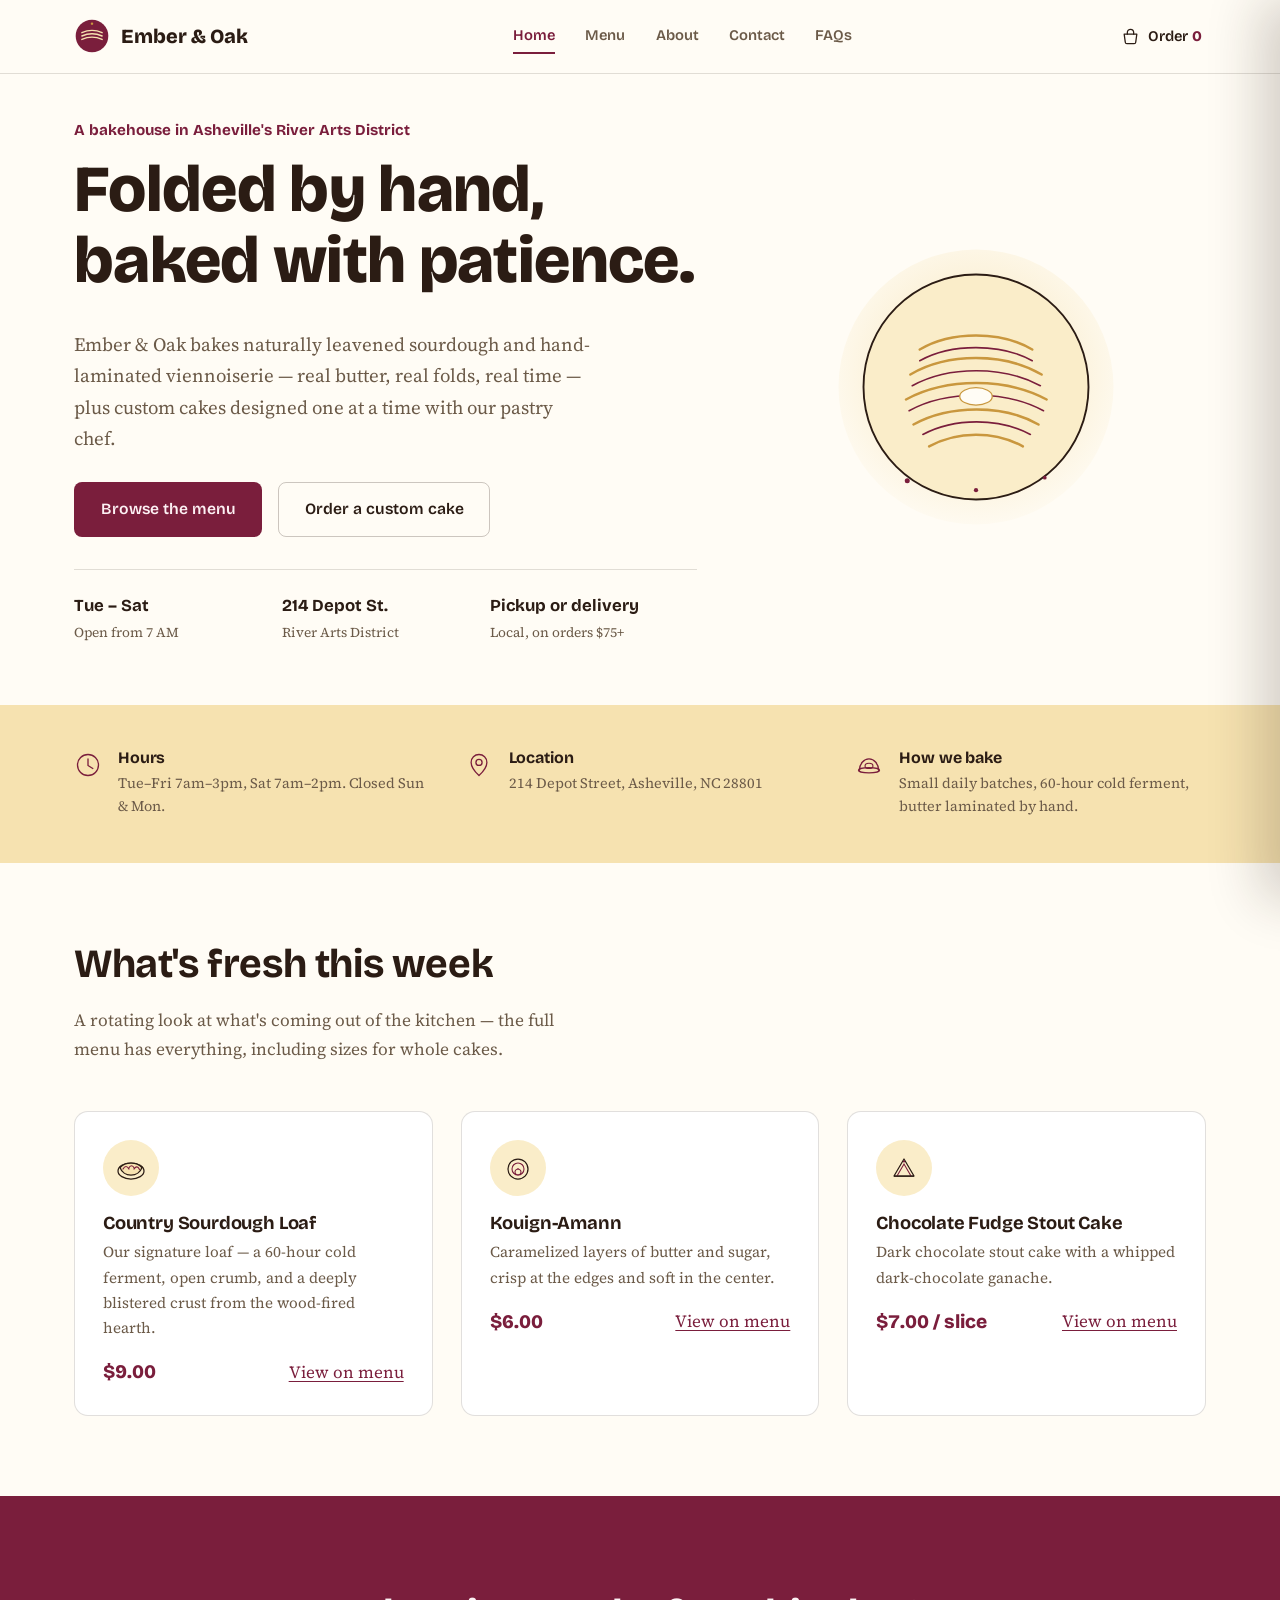
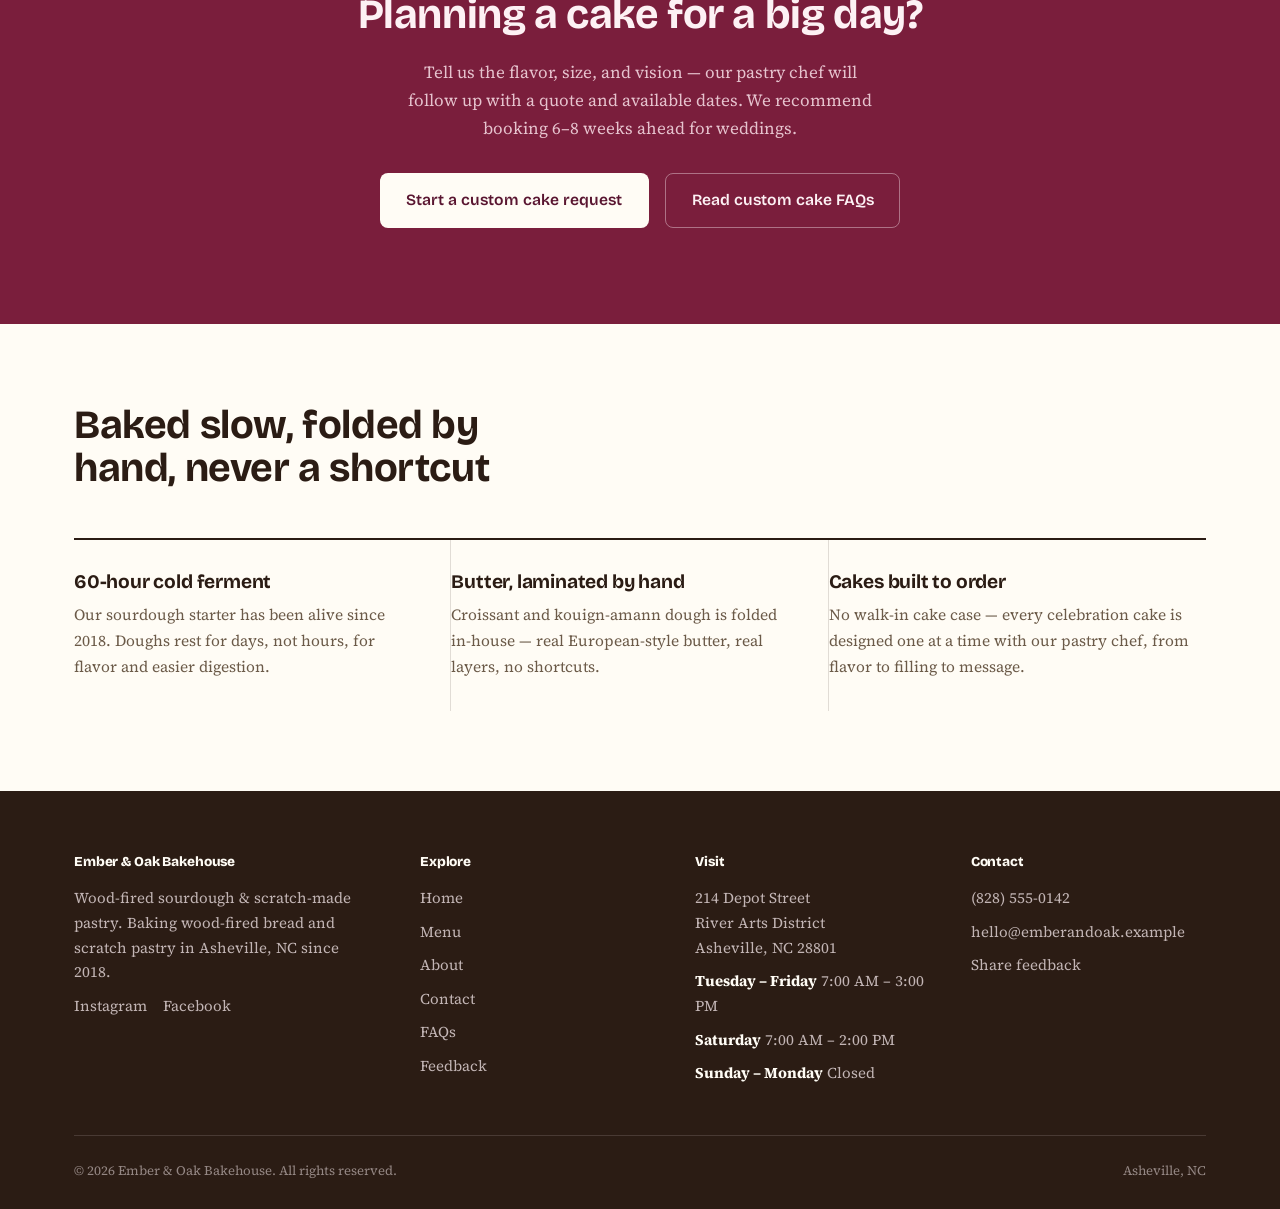
<file: index.html>
<!DOCTYPE html>
<html lang="en" class="no-js">
<head>
  <meta charset="UTF-8">
  <script>document.documentElement.classList.replace("no-js","js");</script>
  <meta name="viewport" content="width=device-width, initial-scale=1.0">
  <title>Ember & Oak Bakehouse | Wood-Fired Bread & Custom Cakes in Asheville, NC</title>
  <meta name="description" content="Ember & Oak Bakehouse is a wood-fired sourdough bakery and custom cake studio in Asheville's River Arts District. Order breads, pastries, and custom celebration cakes.">
  <link rel="icon" href="images/logo-mark.svg" type="image/svg+xml">
  <link rel="preconnect" href="https://fonts.googleapis.com">
  <link rel="preconnect" href="https://fonts.gstatic.com" crossorigin>
  <link href="https://fonts.googleapis.com/css2?family=Bricolage+Grotesque:opsz,wght@12..96,400..800&family=Source+Serif+4:ital,opsz,wght@0,8..60,400..700;1,8..60,400..700&display=swap" rel="stylesheet">
  <link rel="stylesheet" href="css/styles.css">
</head>
<body data-page="home">
  <a class="skip-link" href="#main">Skip to content</a>
  <!-- Static no-JS fallback: js/main.js replaces this entirely once it runs
       (adding the cart button/toggle). Keep in sync with js/main.js's
       PRIMARY_NAV_ITEMS/FOOTER_NAV_ITEMS and js/config.js business info. -->
  <div id="siteHeader">
    <header class="site-header">
      <div class="site-header__bar">
        <a href="index.html" class="brand">
          <img src="images/logo-mark.svg" alt="" class="brand__mark" width="38" height="38">
          <span class="brand__name">Ember & Oak</span>
        </a>
        <nav class="main-nav" aria-label="Primary">
          <a href="index.html" aria-current="page">Home</a>
          <a href="menu.html">Menu</a>
          <a href="about.html">About</a>
          <a href="contact.html">Contact</a>
          <a href="faq.html">FAQs</a>
        </nav>
      </div>
    </header>
  </div>

  <main id="main">
    <section class="hero">
      <div class="container hero__inner">
        <div>
          <p class="hero__deck">A bakehouse in Asheville's River Arts District</p>
          <h1>Folded by hand, baked with patience.</h1>
          <p class="hero__lead">Ember & Oak bakes naturally leavened sourdough and hand-laminated viennoiserie — real butter, real folds, real time — plus custom cakes designed one at a time with our pastry chef.</p>
          <div class="hero__actions">
            <a href="menu.html" class="btn btn-primary">Browse the menu</a>
            <a href="menu.html#custom-cakes" class="btn btn-secondary">Order a custom cake</a>
          </div>
          <div class="hero__ticket">
            <div><strong>Tue – Sat</strong>Open from 7 AM</div>
            <div><strong>214 Depot St.</strong>River Arts District</div>
            <div><strong>Pickup or delivery</strong>Local, on orders $75+</div>
          </div>
        </div>
        <div class="hero__art">
          <img src="images/hero-fold.svg" alt="Illustration of a cross-section of laminated pastry dough, showing its folded layers" width="420" height="420">
        </div>
      </div>
    </section>

    <section class="snapshot-band">
      <h2 class="visually-hidden">Bakery essentials at a glance</h2>
      <div class="container snapshot-grid">
        <div class="snapshot-item">
          <img src="images/icon-clock.svg" alt="" class="snapshot-item__icon" width="28" height="28">
          <div>
            <h3>Hours</h3>
            <p>Tue–Fri 7am–3pm, Sat 7am–2pm. Closed Sun & Mon.</p>
          </div>
        </div>
        <div class="snapshot-item">
          <img src="images/icon-pin.svg" alt="" class="snapshot-item__icon" width="28" height="28">
          <div>
            <h3>Location</h3>
            <p>214 Depot Street, Asheville, NC 28801</p>
          </div>
        </div>
        <div class="snapshot-item">
          <img src="images/icon-oven.svg" alt="" class="snapshot-item__icon" width="28" height="28">
          <div>
            <h3>How we bake</h3>
            <p>Small daily batches, 60-hour cold ferment, butter laminated by hand.</p>
          </div>
        </div>
      </div>
    </section>

    <section class="section">
      <div class="container">
        <div class="section-head">
          <h2>What's fresh this week</h2>
          <p>A rotating look at what's coming out of the kitchen — the full menu has everything, including sizes for whole cakes.</p>
        </div>
        <div class="featured-list" id="featuredProducts"></div>
      </div>
    </section>

    <section class="section section--burgundy">
      <div class="container">
        <div class="cta-panel">
          <h2>Planning a cake for a big day?</h2>
          <p>Tell us the flavor, size, and vision — our pastry chef will follow up with a quote and available dates. We recommend booking 6–8 weeks ahead for weddings.</p>
          <div class="cta-panel__actions">
            <a href="menu.html#custom-cakes" class="btn btn-primary" style="background:var(--cream);color:var(--burgundy-deep);">Start a custom cake request</a>
            <a href="faq.html#custom-cakes" class="btn btn-secondary on-burgundy">Read custom cake FAQs</a>
          </div>
        </div>
      </div>
    </section>

    <section class="section">
      <div class="container">
        <div class="section-head">
          <h2>Baked slow, folded by hand, never a shortcut</h2>
        </div>
        <div class="feature-list">
          <div class="feature-list__item">
            <h3>60-hour cold ferment</h3>
            <p>Our sourdough starter has been alive since 2018. Doughs rest for days, not hours, for flavor and easier digestion.</p>
          </div>
          <div class="feature-list__item">
            <h3>Butter, laminated by hand</h3>
            <p>Croissant and kouign-amann dough is folded in-house — real European-style butter, real layers, no shortcuts.</p>
          </div>
          <div class="feature-list__item">
            <h3>Cakes built to order</h3>
            <p>No walk-in cake case — every celebration cake is designed one at a time with our pastry chef, from flavor to filling to message.</p>
          </div>
        </div>
      </div>
    </section>
  </main>

  <!-- Static no-JS fallback footer — see header comment above. -->
  <div id="siteFooter">
    <footer class="site-footer">
      <div class="container">
        <div class="footer-grid">
          <div class="footer-col">
            <h4>Ember & Oak Bakehouse</h4>
            <p>Wood-fired sourdough & scratch-made pastry, in Asheville's River Arts District since 2018.</p>
          </div>
          <div class="footer-col">
            <h4>Explore</h4>
            <ul>
              <li><a href="index.html">Home</a></li>
              <li><a href="menu.html">Menu</a></li>
              <li><a href="about.html">About</a></li>
              <li><a href="contact.html">Contact</a></li>
              <li><a href="faq.html">FAQs</a></li>
              <li><a href="feedback.html">Feedback</a></li>
            </ul>
          </div>
          <div class="footer-col">
            <h4>Visit</h4>
            <p>214 Depot Street, River Arts District<br>Asheville, NC 28801</p>
          </div>
          <div class="footer-col">
            <h4>Contact</h4>
            <p><a href="tel:+18285550142">(828) 555-0142</a></p>
            <p><a href="mailto:hello@emberandoak.example">hello@emberandoak.example</a></p>
          </div>
        </div>
      </div>
      <div class="container">
        <div class="footer-bottom">
          <span>&copy; <span id="footerYearFallback">2026</span> Ember & Oak Bakehouse. All rights reserved.</span>
          <span>Asheville, NC</span>
        </div>
      </div>
    </footer>
  </div>

  <script src="js/config.js"></script>
  <script src="js/main.js"></script>
  <script src="js/cart.js"></script>
  <script src="js/checkout.js"></script>
  <script src="js/forms.js"></script>
  <script>
    (function () {
      const config = window.BAKERY_CONFIG;
      // Featured items are picked by an explicit `featured: true` flag in
      // config.js (not positional array indices), so a re-skin with fewer
      // items per category can never throw here. Falls back to the first
      // item of each category if fewer than 3 items are flagged featured.
      const allItems = config.menu.categories.flatMap((c) => c.items);
      let featured = allItems.filter((item) => item.featured);
      if (featured.length < 3) {
        featured = config.menu.categories.map((c) => c.items[0]).filter(Boolean);
      }
      featured = featured.slice(0, 3);
      const mount = document.getElementById("featuredProducts");
      mount.innerHTML = featured
        .map((item) => {
          const hasSizes = Array.isArray(item.sizes) && item.sizes.length > 0;
          const priceLabel = hasSizes ? `$${item.sizes[0].price.toFixed(2)} / ${item.sizes[0].label.toLowerCase()}` : `$${item.price.toFixed(2)}`;
          return `
        <div class="featured-card">
          <img src="images/${item.icon}" alt="" class="featured-card__icon" width="56" height="56" loading="lazy">
          <h3>${item.name}</h3>
          <p>${item.description}</p>
          <div class="featured-card__foot">
            <span class="featured-card__price">${priceLabel}</span>
            <a href="menu.html" class="text-link">View on menu</a>
          </div>
        </div>`;
        })
        .join("");
    })();
  </script>
</body>
</html>
</file>
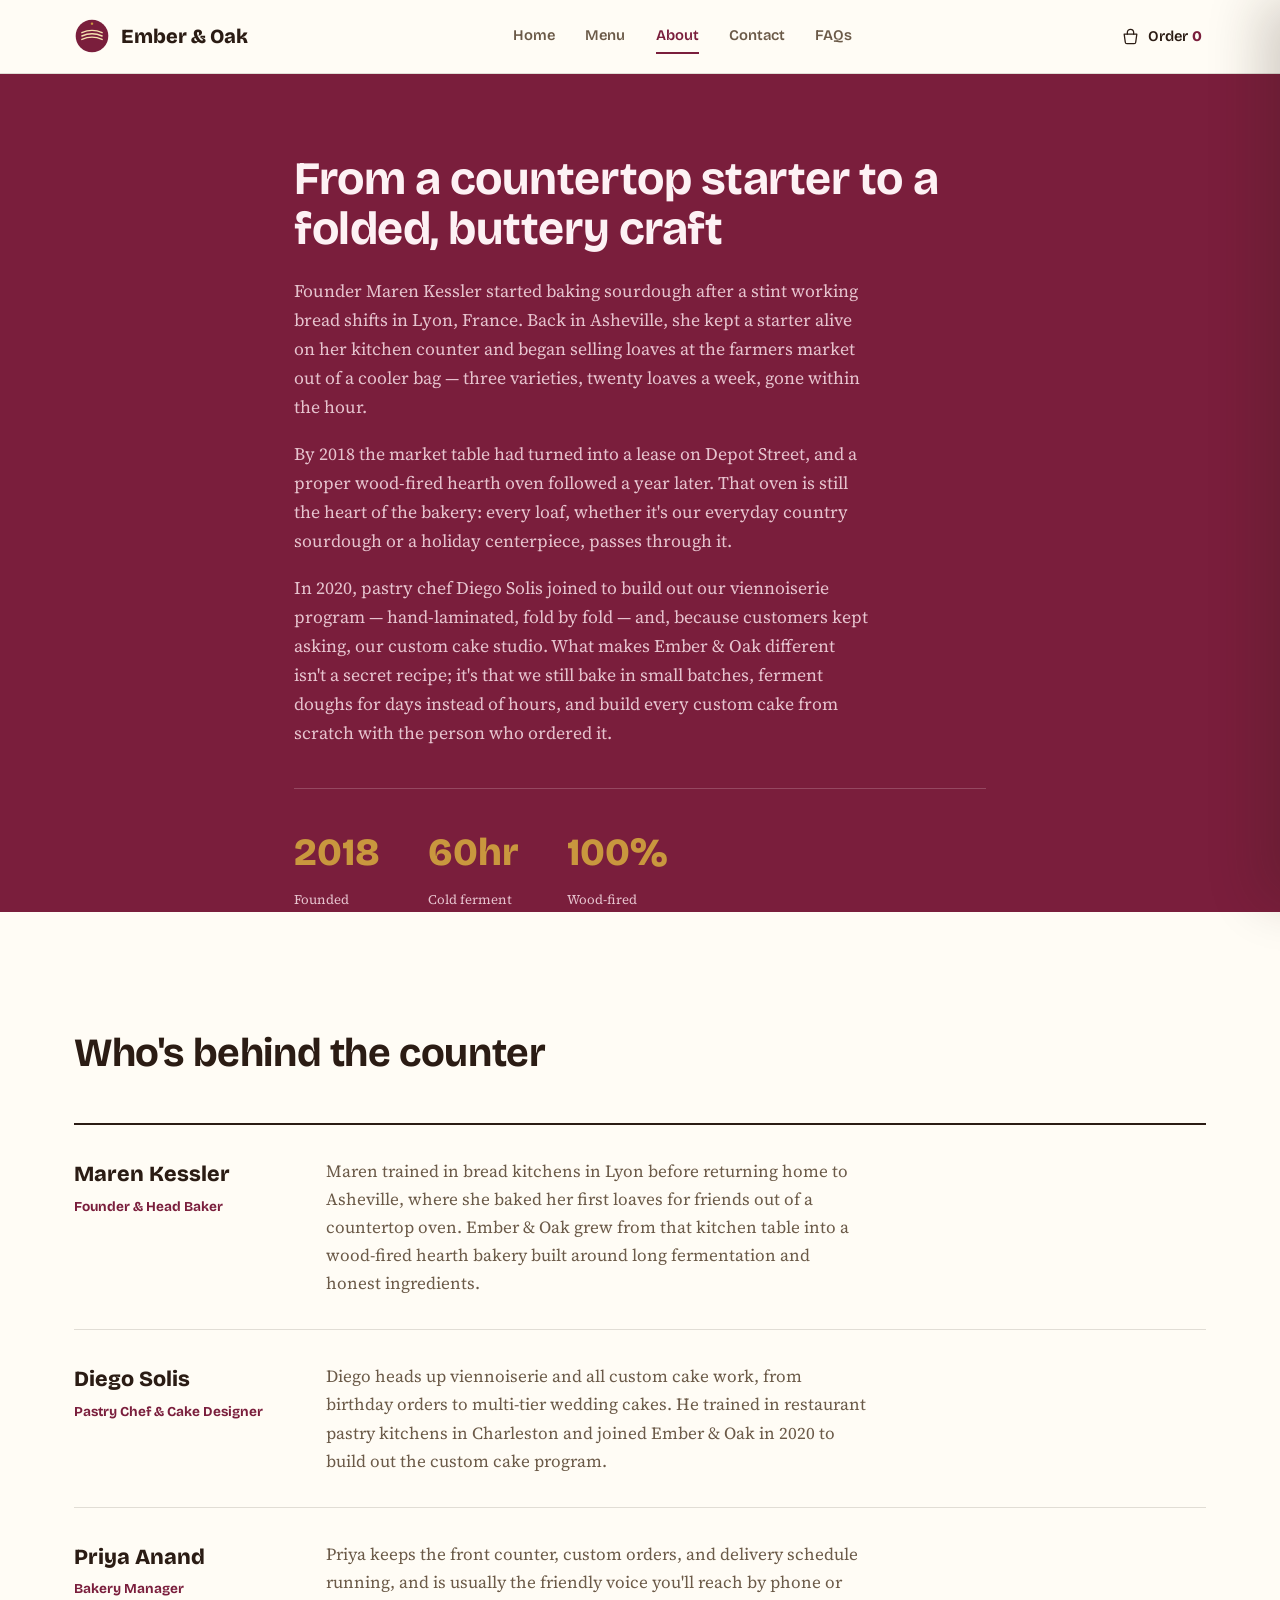
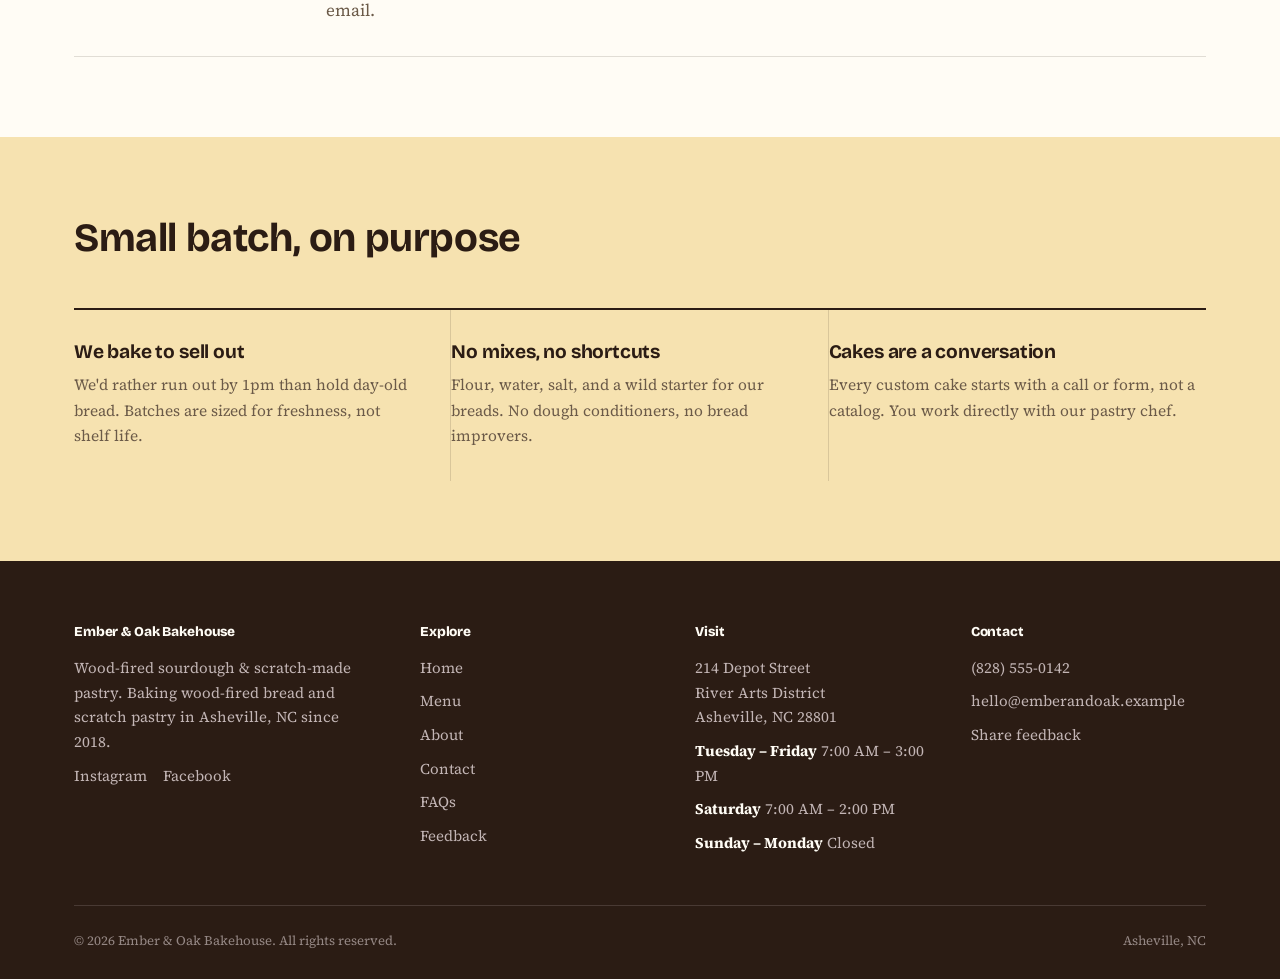
<file: about.html>
<!DOCTYPE html>
<html lang="en" class="no-js">
<head>
  <meta charset="UTF-8">
  <script>document.documentElement.classList.replace("no-js","js");</script>
  <meta name="viewport" content="width=device-width, initial-scale=1.0">
  <title>About Us | Ember & Oak Bakehouse</title>
  <meta name="description" content="Meet the team behind Ember & Oak Bakehouse — an Asheville wood-fired bakery built on long fermentation, honest ingredients, and made-to-order cakes.">
  <link rel="icon" href="images/logo-mark.svg" type="image/svg+xml">
  <link rel="preconnect" href="https://fonts.googleapis.com">
  <link rel="preconnect" href="https://fonts.gstatic.com" crossorigin>
  <link href="https://fonts.googleapis.com/css2?family=Bricolage+Grotesque:opsz,wght@12..96,400..800&family=Source+Serif+4:ital,opsz,wght@0,8..60,400..700;1,8..60,400..700&display=swap" rel="stylesheet">
  <link rel="stylesheet" href="css/styles.css">
</head>
<body data-page="about">
  <a class="skip-link" href="#main">Skip to content</a>
  <!-- Static no-JS fallback: js/main.js replaces this entirely once it runs
       (adding the cart button/toggle). Keep in sync with js/main.js's
       PRIMARY_NAV_ITEMS/FOOTER_NAV_ITEMS and js/config.js business info. -->
  <div id="siteHeader">
    <header class="site-header">
      <div class="site-header__bar">
        <a href="index.html" class="brand">
          <img src="images/logo-mark.svg" alt="" class="brand__mark" width="38" height="38">
          <span class="brand__name">Ember & Oak</span>
        </a>
        <nav class="main-nav" aria-label="Primary">
          <a href="index.html">Home</a>
          <a href="menu.html">Menu</a>
          <a href="about.html" aria-current="page">About</a>
          <a href="contact.html">Contact</a>
          <a href="faq.html">FAQs</a>
        </nav>
      </div>
    </header>
  </div>

  <main id="main">
    <section class="section section--burgundy" style="padding-bottom:0;">
      <div class="container-narrow">
        <h1 style="font-size:clamp(2.1rem,4vw,2.9rem);max-width:22ch;">From a countertop starter to a folded, buttery craft</h1>
        <p style="font-size:1.1rem;color:var(--text-on-burgundy-soft);max-width:64ch;">Founder Maren Kessler started baking sourdough after a stint working bread shifts in Lyon, France. Back in Asheville, she kept a starter alive on her kitchen counter and began selling loaves at the farmers market out of a cooler bag — three varieties, twenty loaves a week, gone within the hour.</p>
        <p style="font-size:1.1rem;color:var(--text-on-burgundy-soft);max-width:64ch;">By 2018 the market table had turned into a lease on Depot Street, and a proper wood-fired hearth oven followed a year later. That oven is still the heart of the bakery: every loaf, whether it's our everyday country sourdough or a holiday centerpiece, passes through it.</p>
        <p style="font-size:1.1rem;color:var(--text-on-burgundy-soft);max-width:64ch;">In 2020, pastry chef Diego Solis joined to build out our viennoiserie program — hand-laminated, fold by fold — and, because customers kept asking, our custom cake studio. What makes Ember & Oak different isn't a secret recipe; it's that we still bake in small batches, ferment doughs for days instead of hours, and build every custom cake from scratch with the person who ordered it.</p>

        <div class="stat-row">
          <div class="stat"><strong>2018</strong><span>Founded</span></div>
          <div class="stat"><strong>60hr</strong><span>Cold ferment</span></div>
          <div class="stat"><strong>100%</strong><span>Wood-fired</span></div>
        </div>
      </div>
    </section>

    <section class="section">
      <div class="container">
        <div class="section-head">
          <h2>Who's behind the counter</h2>
        </div>
        <div class="team-list" id="teamGrid"></div>
      </div>
    </section>

    <section class="section section--butter">
      <div class="container">
        <div class="section-head">
          <h2>Small batch, on purpose</h2>
        </div>
        <div class="feature-list">
          <div class="feature-list__item">
            <h3>We bake to sell out</h3>
            <p>We'd rather run out by 1pm than hold day-old bread. Batches are sized for freshness, not shelf life.</p>
          </div>
          <div class="feature-list__item">
            <h3>No mixes, no shortcuts</h3>
            <p>Flour, water, salt, and a wild starter for our breads. No dough conditioners, no bread improvers.</p>
          </div>
          <div class="feature-list__item">
            <h3>Cakes are a conversation</h3>
            <p>Every custom cake starts with a call or form, not a catalog. You work directly with our pastry chef.</p>
          </div>
        </div>
      </div>
    </section>
  </main>

  <!-- Static no-JS fallback footer — see header comment above. -->
  <div id="siteFooter">
    <footer class="site-footer">
      <div class="container">
        <div class="footer-grid">
          <div class="footer-col">
            <h4>Ember & Oak Bakehouse</h4>
            <p>Wood-fired sourdough & scratch-made pastry, in Asheville's River Arts District since 2018.</p>
          </div>
          <div class="footer-col">
            <h4>Explore</h4>
            <ul>
              <li><a href="index.html">Home</a></li>
              <li><a href="menu.html">Menu</a></li>
              <li><a href="about.html">About</a></li>
              <li><a href="contact.html">Contact</a></li>
              <li><a href="faq.html">FAQs</a></li>
              <li><a href="feedback.html">Feedback</a></li>
            </ul>
          </div>
          <div class="footer-col">
            <h4>Visit</h4>
            <p>214 Depot Street, River Arts District<br>Asheville, NC 28801</p>
          </div>
          <div class="footer-col">
            <h4>Contact</h4>
            <p><a href="tel:+18285550142">(828) 555-0142</a></p>
            <p><a href="mailto:hello@emberandoak.example">hello@emberandoak.example</a></p>
          </div>
        </div>
      </div>
    </footer>
  </div>

  <script src="js/config.js"></script>
  <script src="js/main.js"></script>
  <script src="js/cart.js"></script>
  <script src="js/checkout.js"></script>
  <script src="js/forms.js"></script>
  <script>
    (function () {
      const team = window.BAKERY_CONFIG.team;
      document.getElementById("teamGrid").innerHTML = team
        .map(
          (member) => `
        <div class="team-row">
          <div>
            <div class="team-row__name">${member.name}</div>
            <div class="team-row__role">${member.role}</div>
          </div>
          <p>${member.bio}</p>
        </div>`
        )
        .join("");
    })();
  </script>
</body>
</html>
</file>
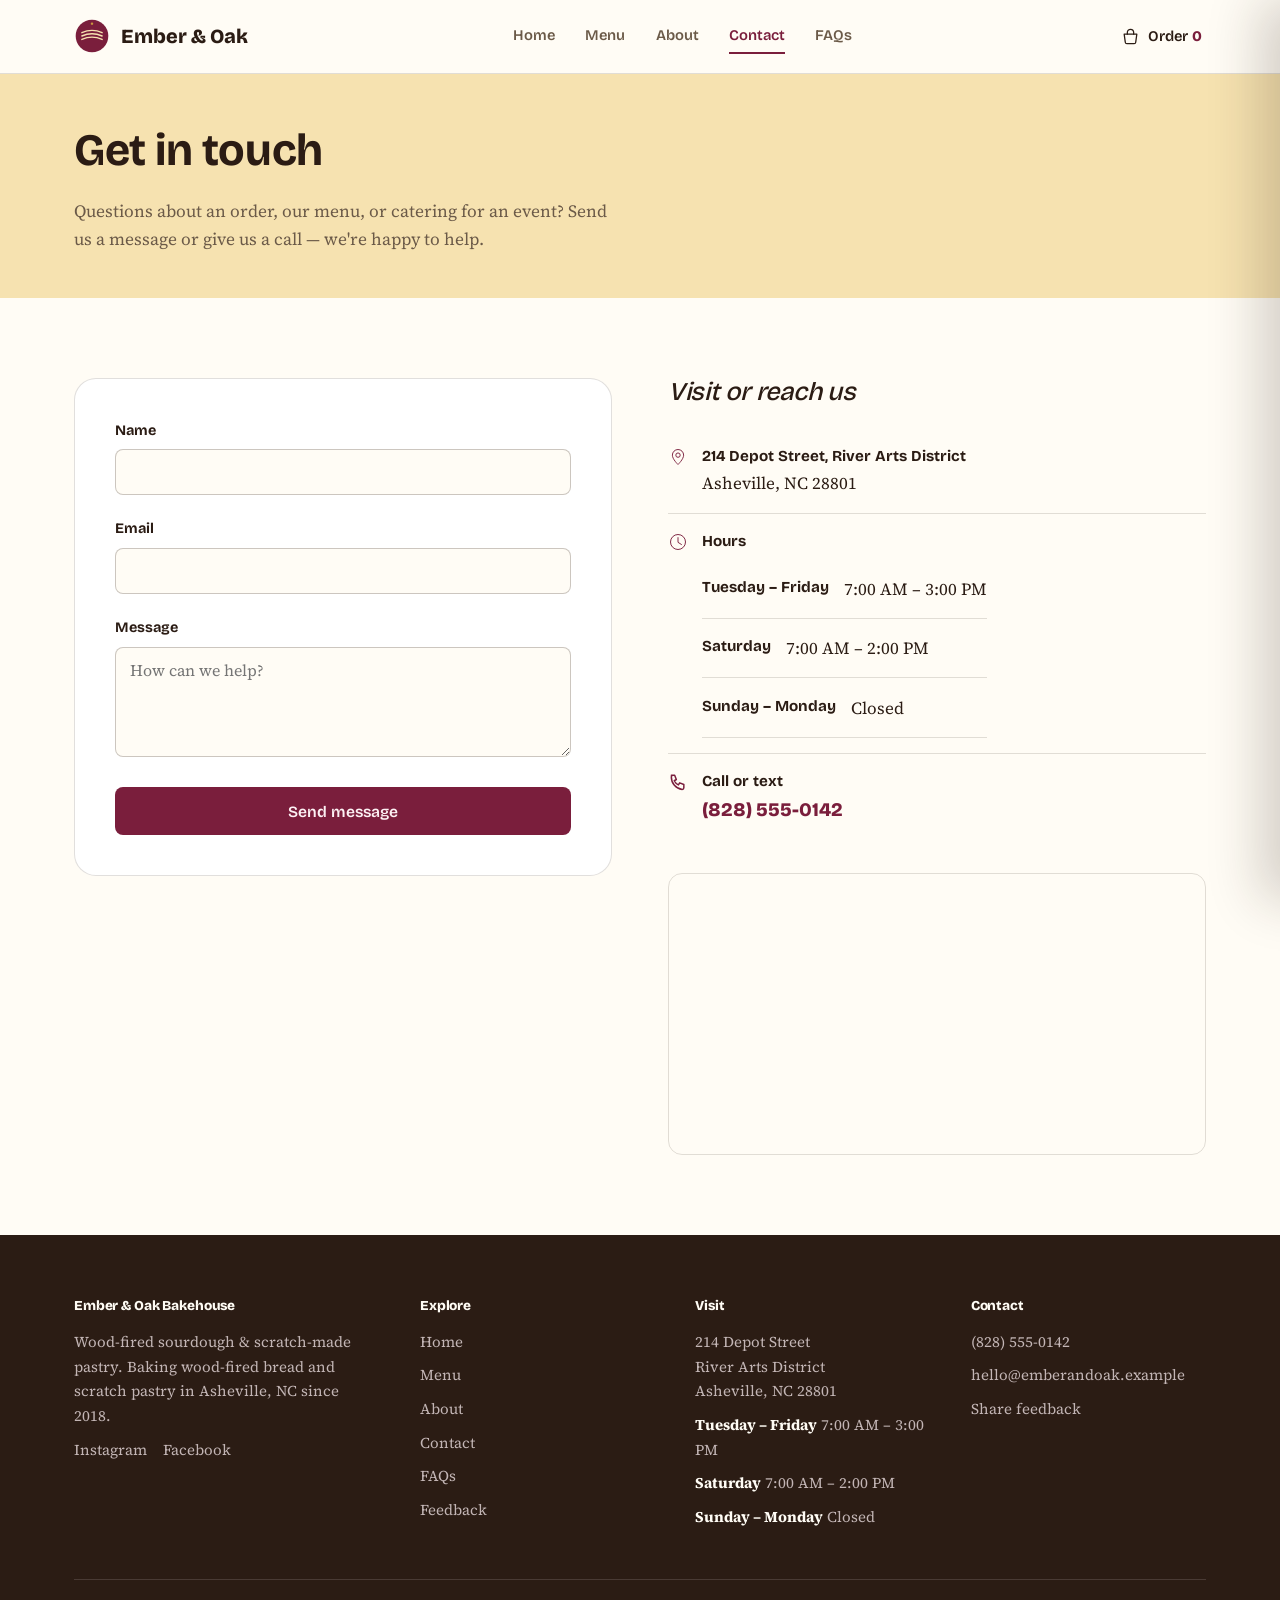
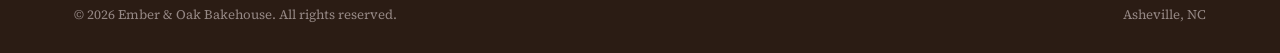
<file: contact.html>
<!DOCTYPE html>
<html lang="en" class="no-js">
<head>
  <meta charset="UTF-8">
  <script>document.documentElement.classList.replace("no-js","js");</script>
  <meta name="viewport" content="width=device-width, initial-scale=1.0">
  <title>Contact Us | Ember & Oak Bakehouse</title>
  <meta name="description" content="Get in touch with Ember & Oak Bakehouse in Asheville, NC — call, email, or send a message. Find our address, hours, and map.">
  <link rel="icon" href="images/logo-mark.svg" type="image/svg+xml">
  <link rel="preconnect" href="https://fonts.googleapis.com">
  <link rel="preconnect" href="https://fonts.gstatic.com" crossorigin>
  <link href="https://fonts.googleapis.com/css2?family=Bricolage+Grotesque:opsz,wght@12..96,400..800&family=Source+Serif+4:ital,opsz,wght@0,8..60,400..700;1,8..60,400..700&display=swap" rel="stylesheet">
  <link rel="stylesheet" href="css/styles.css">
</head>
<body data-page="contact">
  <a class="skip-link" href="#main">Skip to content</a>
  <!-- Static no-JS fallback: js/main.js replaces this entirely once it runs
       (adding the cart button/toggle). Keep in sync with js/main.js's
       PRIMARY_NAV_ITEMS/FOOTER_NAV_ITEMS and js/config.js business info. -->
  <div id="siteHeader">
    <header class="site-header">
      <div class="site-header__bar">
        <a href="index.html" class="brand">
          <img src="images/logo-mark.svg" alt="" class="brand__mark" width="38" height="38">
          <span class="brand__name">Ember & Oak</span>
        </a>
        <nav class="main-nav" aria-label="Primary">
          <a href="index.html">Home</a>
          <a href="menu.html">Menu</a>
          <a href="about.html">About</a>
          <a href="contact.html" aria-current="page">Contact</a>
          <a href="faq.html">FAQs</a>
        </nav>
      </div>
    </header>
  </div>

  <main id="main">
    <section class="page-banner">
      <div class="container">
        <h1>Get in touch</h1>
        <p>Questions about an order, our menu, or catering for an event? Send us a message or give us a call — we're happy to help.</p>
      </div>
    </section>

    <section class="section">
      <div class="container contact-grid">
        <div>
          <div class="form-card">
            <div class="form-status" id="contactStatus" role="alert"></div>
            <form id="contactForm">
              <div class="field">
                <label for="c-name">Name</label>
                <input type="text" id="c-name" name="name" required autocomplete="name">
                <span class="field-error">Please enter your name.</span>
              </div>
              <div class="field">
                <label for="c-email">Email</label>
                <input type="email" id="c-email" name="email" required autocomplete="email">
                <span class="field-error">Please enter a valid email address.</span>
              </div>
              <div class="field">
                <label for="c-message">Message</label>
                <textarea id="c-message" name="message" required minlength="10" placeholder="How can we help?"></textarea>
                <span class="field-error">Please enter a message (at least 10 characters).</span>
              </div>
              <button type="submit" class="btn btn-primary btn-block">Send message</button>
            </form>
            <div class="form-success" id="contactSuccess">
              <img src="images/icon-check.svg" alt="" class="form-success__icon" width="64" height="64">
              <h3>Message sent</h3>
              <p>Thanks for reaching out — we typically reply within one business day.</p>
            </div>
          </div>
        </div>

        <div>
          <h2 style="font-size:1.6rem;font-style:italic;font-weight:500;">Visit or reach us</h2>
          <ul class="info-list" id="contactInfoList"></ul>
          <div class="map-embed">
            <iframe id="mapFrame" loading="lazy" referrerpolicy="no-referrer-when-downgrade" title="Map to Ember & Oak Bakehouse"></iframe>
          </div>
        </div>
      </div>
    </section>
  </main>

  <!-- Static no-JS fallback footer — see header comment above. -->
  <div id="siteFooter">
    <footer class="site-footer">
      <div class="container">
        <div class="footer-grid">
          <div class="footer-col">
            <h4>Ember & Oak Bakehouse</h4>
            <p>Wood-fired sourdough & scratch-made pastry, in Asheville's River Arts District since 2018.</p>
          </div>
          <div class="footer-col">
            <h4>Explore</h4>
            <ul>
              <li><a href="index.html">Home</a></li>
              <li><a href="menu.html">Menu</a></li>
              <li><a href="about.html">About</a></li>
              <li><a href="contact.html">Contact</a></li>
              <li><a href="faq.html">FAQs</a></li>
              <li><a href="feedback.html">Feedback</a></li>
            </ul>
          </div>
          <div class="footer-col">
            <h4>Visit</h4>
            <p>214 Depot Street, River Arts District<br>Asheville, NC 28801</p>
          </div>
          <div class="footer-col">
            <h4>Contact</h4>
            <p><a href="tel:+18285550142">(828) 555-0142</a></p>
            <p><a href="mailto:hello@emberandoak.example">hello@emberandoak.example</a></p>
          </div>
        </div>
      </div>
    </footer>
  </div>

  <script src="js/config.js"></script>
  <script src="js/main.js"></script>
  <script src="js/cart.js"></script>
  <script src="js/checkout.js"></script>
  <script src="js/forms.js"></script>
  <script>
    (function () {
      const config = window.BAKERY_CONFIG;

      const hoursList = config.hours.map((h) => `<li><strong>${h.days}</strong>${h.time}</li>`).join("");
      document.getElementById("contactInfoList").innerHTML = `
        <li>
          <img src="images/icon-pin.svg" alt="" class="info-list__icon" width="22" height="22">
          <div>
            <strong>${config.business.address.line1}, ${config.business.address.line2}</strong>
            ${config.business.address.city}, ${config.business.address.state} ${config.business.address.zip}
          </div>
        </li>
        <li>
          <img src="images/icon-clock.svg" alt="" class="info-list__icon" width="22" height="22">
          <div>
            <strong>Hours</strong>
            <ul style="margin-top:0.35rem;">${hoursList}</ul>
          </div>
        </li>
        <li style="border-bottom:none;">
          <svg class="info-list__icon" viewBox="0 0 24 24" fill="none" stroke="#7a1e3c" stroke-width="1.8" stroke-linecap="round" stroke-linejoin="round" aria-hidden="true"><path d="M4 4h4l2 5-2.5 1.5a11 11 0 0 0 5 5L14 13l5 2v4a2 2 0 0 1-2 2A15 15 0 0 1 4 6a2 2 0 0 1 2-2Z"/></svg>
          <div>
            <strong>Call or text</strong>
            <a class="tap-to-call" href="tel:${config.business.phone.tel}">${config.business.phone.display}</a>
          </div>
        </li>
      `;

      document.getElementById("mapFrame").src = `https://maps.google.com/maps?q=${encodeURIComponent(config.business.mapEmbedQuery)}&output=embed`;

      window.EmberForms.initForm(document.getElementById("contactForm"), {
        endpoint: config.forms.contactEndpoint,
        formName: "contact",
        statusEl: "#contactStatus",
        successEl: "#contactSuccess",
      });
    })();
  </script>
</body>
</html>
</file>
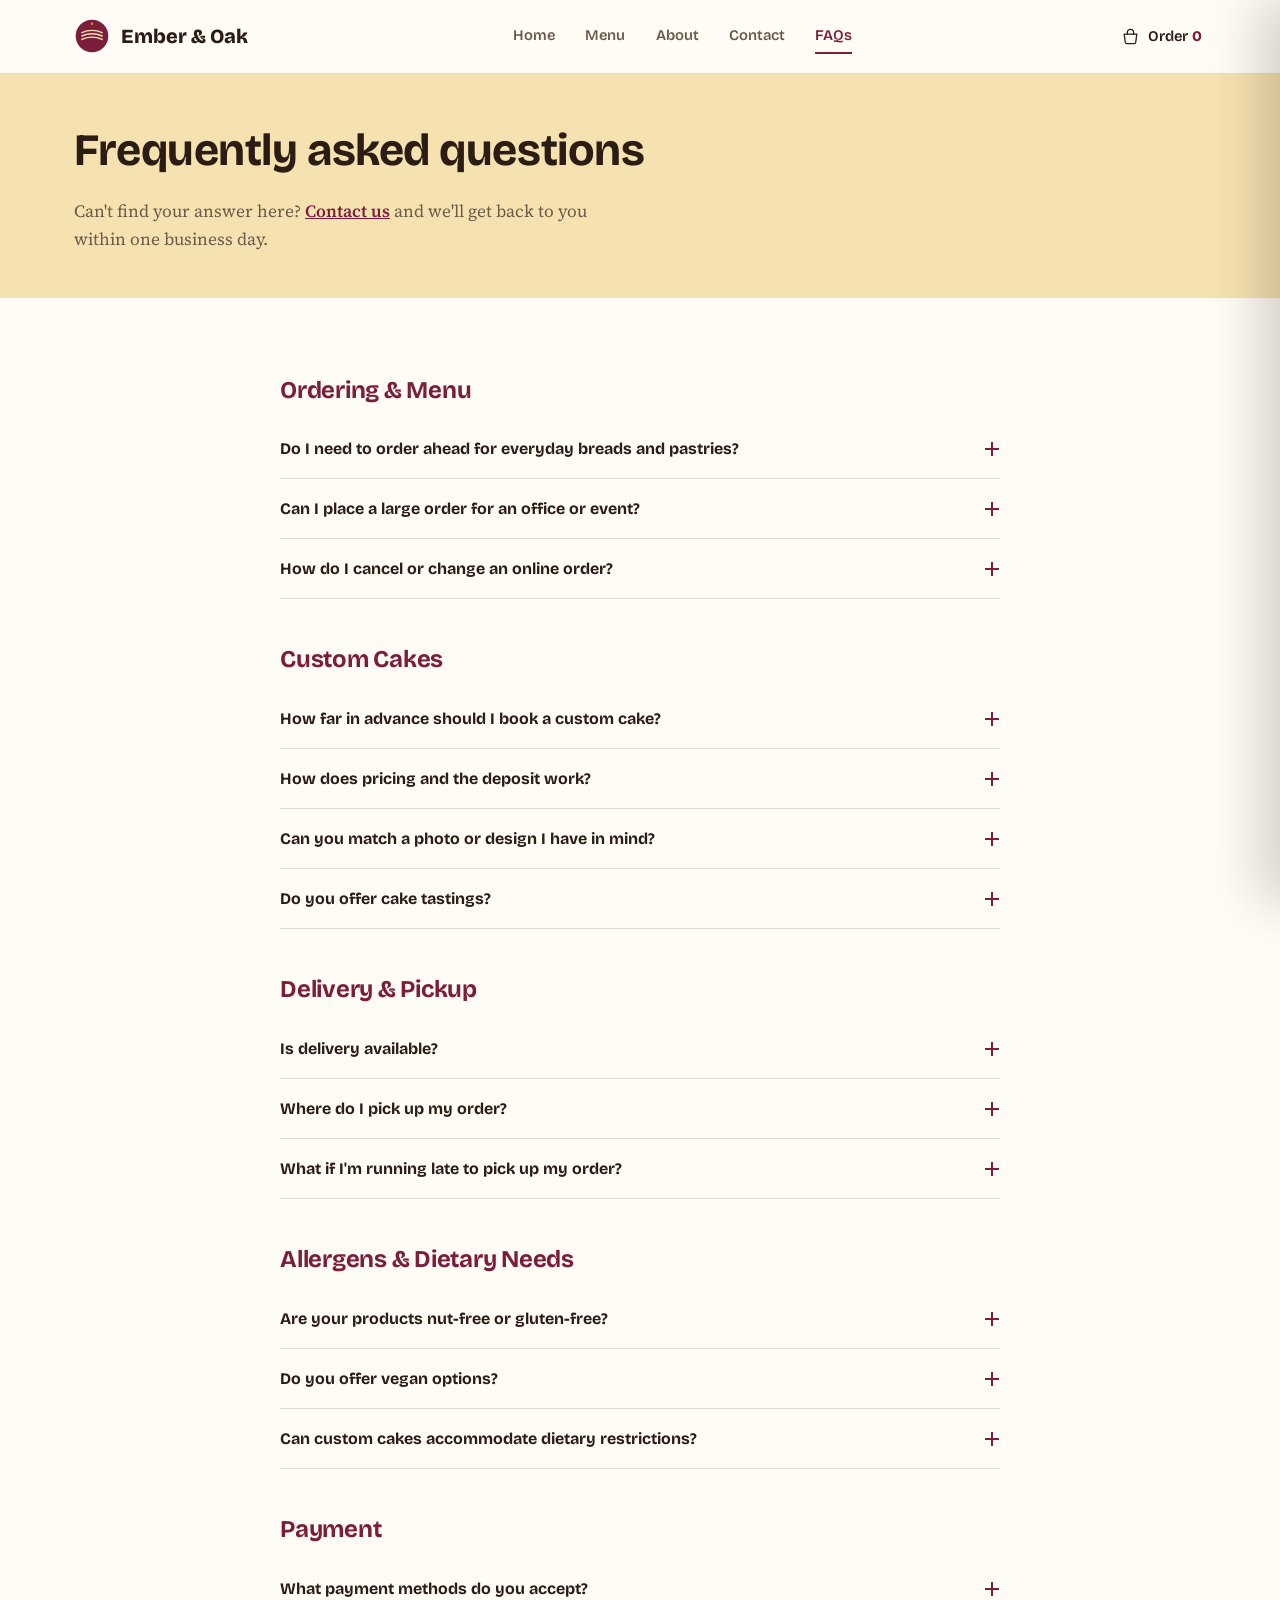
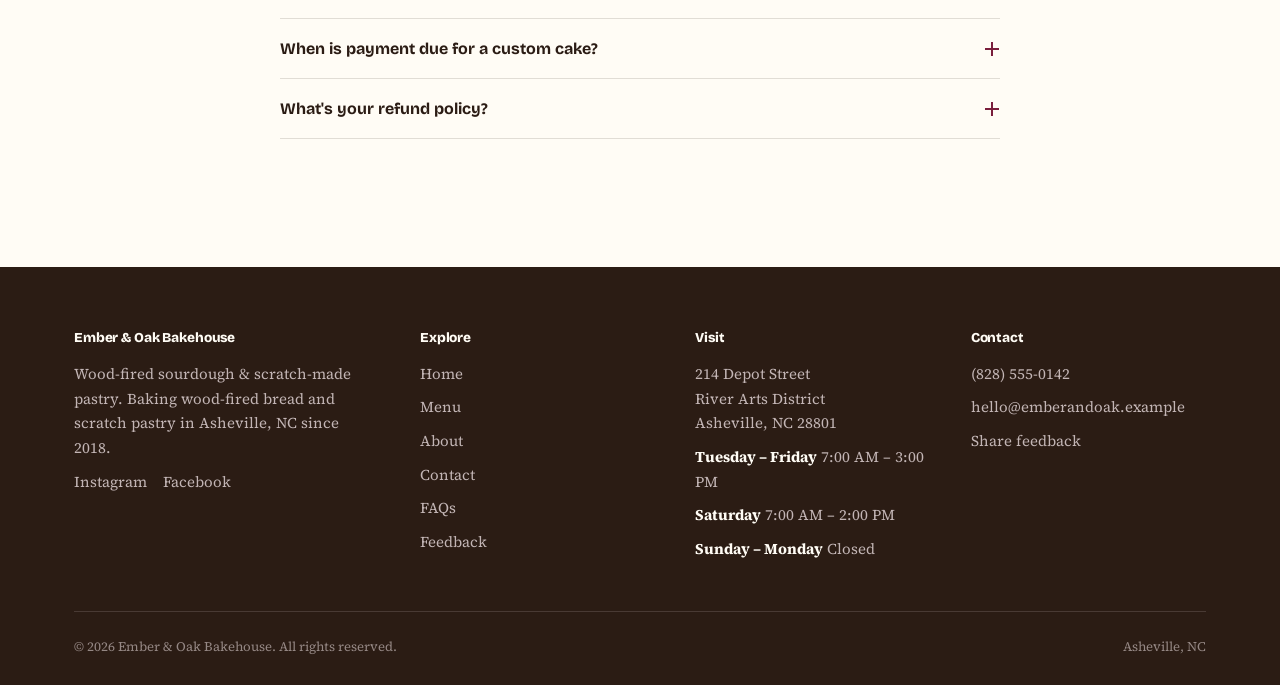
<file: faq.html>
<!DOCTYPE html>
<html lang="en" class="no-js">
<head>
  <meta charset="UTF-8">
  <script>document.documentElement.classList.replace("no-js","js");</script>
  <meta name="viewport" content="width=device-width, initial-scale=1.0">
  <title>FAQs | Ember & Oak Bakehouse</title>
  <meta name="description" content="Answers to common questions about ordering, custom cakes, delivery and pickup, allergens, and payment at Ember & Oak Bakehouse.">
  <link rel="icon" href="images/logo-mark.svg" type="image/svg+xml">
  <link rel="preconnect" href="https://fonts.googleapis.com">
  <link rel="preconnect" href="https://fonts.gstatic.com" crossorigin>
  <link href="https://fonts.googleapis.com/css2?family=Bricolage+Grotesque:opsz,wght@12..96,400..800&family=Source+Serif+4:ital,opsz,wght@0,8..60,400..700;1,8..60,400..700&display=swap" rel="stylesheet">
  <link rel="stylesheet" href="css/styles.css">
</head>
<body data-page="faq">
  <a class="skip-link" href="#main">Skip to content</a>
  <!-- Static no-JS fallback: js/main.js replaces this entirely once it runs
       (adding the cart button/toggle). Keep in sync with js/main.js's
       PRIMARY_NAV_ITEMS/FOOTER_NAV_ITEMS and js/config.js business info. -->
  <div id="siteHeader">
    <header class="site-header">
      <div class="site-header__bar">
        <a href="index.html" class="brand">
          <img src="images/logo-mark.svg" alt="" class="brand__mark" width="38" height="38">
          <span class="brand__name">Ember & Oak</span>
        </a>
        <nav class="main-nav" aria-label="Primary">
          <a href="index.html">Home</a>
          <a href="menu.html">Menu</a>
          <a href="about.html">About</a>
          <a href="contact.html">Contact</a>
          <a href="faq.html" aria-current="page">FAQs</a>
        </nav>
      </div>
    </header>
  </div>

  <main id="main">
    <section class="page-banner">
      <div class="container">
        <h1>Frequently asked questions</h1>
        <p>Can't find your answer here? <a href="contact.html" style="color:var(--burgundy);font-weight:600;text-decoration:underline;">Contact us</a> and we'll get back to you within one business day.</p>
      </div>
    </section>

    <section class="section">
      <div class="container">
        <div class="accordion" id="faqAccordion"></div>
      </div>
    </section>
  </main>

  <!-- Static no-JS fallback footer — see header comment above. -->
  <div id="siteFooter">
    <footer class="site-footer">
      <div class="container">
        <div class="footer-grid">
          <div class="footer-col">
            <h4>Ember & Oak Bakehouse</h4>
            <p>Wood-fired sourdough & scratch-made pastry, in Asheville's River Arts District since 2018.</p>
          </div>
          <div class="footer-col">
            <h4>Explore</h4>
            <ul>
              <li><a href="index.html">Home</a></li>
              <li><a href="menu.html">Menu</a></li>
              <li><a href="about.html">About</a></li>
              <li><a href="contact.html">Contact</a></li>
              <li><a href="faq.html">FAQs</a></li>
              <li><a href="feedback.html">Feedback</a></li>
            </ul>
          </div>
          <div class="footer-col">
            <h4>Visit</h4>
            <p>214 Depot Street, River Arts District<br>Asheville, NC 28801</p>
          </div>
          <div class="footer-col">
            <h4>Contact</h4>
            <p><a href="tel:+18285550142">(828) 555-0142</a></p>
            <p><a href="mailto:hello@emberandoak.example">hello@emberandoak.example</a></p>
          </div>
        </div>
      </div>
    </footer>
  </div>

  <script src="js/config.js"></script>
  <script src="js/main.js"></script>
  <script src="js/cart.js"></script>
  <script src="js/checkout.js"></script>
  <script src="js/forms.js"></script>
  <script>
    (function () {
      const p = window.BAKERY_CONFIG.policy;

      const groups = [
        {
          id: "ordering",
          title: "Ordering & Menu",
          items: [
            {
              q: "Do I need to order ahead for everyday breads and pastries?",
              a: "Walk-ins are always welcome, but our daily bakes sell in limited batches and often sell out by early afternoon. For guaranteed availability, add items to your cart on the Menu page and check out online for pickup.",
            },
            {
              q: "Can I place a large order for an office or event?",
              a: `Yes — for orders over 20 units of any single item, please reach out through our <a href="contact.html">Contact page</a> at least 3 days in advance so we can plan production.`,
            },
            {
              q: "How do I cancel or change an online order?",
              a: `Call us as soon as possible at <a href="tel:${window.BAKERY_CONFIG.business.phone.tel}">${window.BAKERY_CONFIG.business.phone.display}</a>. Because ingredients are prepped daily, we can't guarantee changes made less than 12 hours before pickup.`,
            },
          ],
        },
        {
          id: "custom-cakes",
          title: "Custom Cakes",
          items: [
            {
              q: "How far in advance should I book a custom cake?",
              a: "We recommend at least 2 weeks' notice for birthday and celebration cakes, and 6–8 weeks for wedding cakes, especially during spring and fall wedding season.",
            },
            {
              q: "How does pricing and the deposit work?",
              a: `After you submit the Custom Cake form on our Menu page, our pastry chef follows up with a quote based on size, design complexity, and flavors. A ${p.customCakeDepositPercent}% deposit secures your date, with the remaining balance due ${p.customCakeBalanceDueDays} days before pickup.`,
            },
            {
              q: "Can you match a photo or design I have in mind?",
              a: "We love working from references! Share photos, color palettes, or themes in the design request field, and we'll follow up to talk through what's achievable.",
            },
            {
              q: "Do you offer cake tastings?",
              a: "For wedding orders over $500, we offer a paid tasting box of your top flavor choices, credited toward your final order.",
            },
          ],
        },
        {
          id: "delivery-pickup",
          title: "Delivery & Pickup",
          items: [
            {
              q: "Is delivery available?",
              a: `Yes — local delivery is available for orders of $${p.deliveryMinimum} or more within ${p.deliveryRadiusMiles} miles of the bakery, for a flat $${p.deliveryFee} fee. Wedding cake delivery is arranged individually due to setup requirements.`,
            },
            {
              q: "Where do I pick up my order?",
              a: "All pickups are at our Depot Street location in the River Arts District. Online orders are held at the front counter — just give your name.",
            },
            {
              q: "What if I'm running late to pick up my order?",
              a: "We hold online orders until closing on the day of pickup. For custom cakes, please call ahead if you're running more than 30 minutes late so we can keep it properly stored.",
            },
          ],
        },
        {
          id: "allergens",
          title: "Allergens & Dietary Needs",
          items: [
            {
              q: "Are your products nut-free or gluten-free?",
              a: "No — our kitchen bakes with wheat, dairy, eggs, and tree nuts daily, and we can't guarantee any item is free of cross-contact with these allergens.",
            },
            {
              q: "Do you offer vegan options?",
              a: "Most of our sourdough breads are made without dairy or eggs (check the tag on each Menu item), but they're baked in a shared kitchen, so we can't certify them as fully vegan or allergen-free.",
            },
            {
              q: "Can custom cakes accommodate dietary restrictions?",
              a: "We can often adapt custom cakes for common requests (reduced sugar, nut-free fillings, etc.) — mention it in the design request field and we'll let you know what's possible.",
            },
          ],
        },
        {
          id: "payment",
          title: "Payment",
          items: [
            {
              q: "What payment methods do you accept?",
              a: "In-store we accept cash and all major cards. Online orders are processed securely through Stripe Checkout, so your card details never pass through our website directly.",
            },
            {
              q: "When is payment due for a custom cake?",
              a: `A ${p.customCakeDepositPercent}% deposit is due at booking to confirm your date, with the balance due ${p.customCakeBalanceDueDays} days before pickup. We'll send a reminder by email.`,
            },
            {
              q: "What's your refund policy?",
              a: "Everyday menu items can be refunded or replaced if there's an issue with your order — just let us know through our Feedback page. Custom cake deposits are non-refundable within 7 days of the event date, since ingredients and time are reserved specifically for your order.",
            },
          ],
        },
      ];

      const mount = document.getElementById("faqAccordion");
      mount.innerHTML = groups
        .map(
          (group) => `
        <div class="accordion-group" id="${group.id}">
          <h2>${group.title}</h2>
          ${group.items
            .map(
              (item, i) => `
            <div class="accordion-item">
              <h3 style="margin:0;">
                <button type="button" class="accordion-trigger" aria-expanded="false">
                  <span>${item.q}</span>
                  <span class="accordion-trigger__icon" aria-hidden="true"></span>
                </button>
              </h3>
              <div class="accordion-panel">
                <div class="accordion-panel__inner">${item.a}</div>
              </div>
            </div>`
            )
            .join("")}
        </div>`
        )
        .join("");

      mount.querySelectorAll(".accordion-trigger").forEach((trigger) => {
        trigger.addEventListener("click", () => {
          const item = trigger.closest(".accordion-item");
          const panel = item.querySelector(".accordion-panel");
          const isOpen = item.classList.contains("is-open");

          if (isOpen) {
            panel.style.maxHeight = "0px";
            item.classList.remove("is-open");
            trigger.setAttribute("aria-expanded", "false");
          } else {
            panel.style.maxHeight = panel.scrollHeight + "px";
            item.classList.add("is-open");
            trigger.setAttribute("aria-expanded", "true");
          }
        });
      });

      // Open the first item of a hash-linked group, e.g. faq.html#custom-cakes
      if (window.location.hash) {
        const target = document.querySelector(window.location.hash);
        if (target) {
          const firstTrigger = target.querySelector(".accordion-trigger");
          if (firstTrigger) firstTrigger.click();
          target.scrollIntoView({ behavior: "smooth", block: "start" });
        }
      }
    })();
  </script>
</body>
</html>
</file>
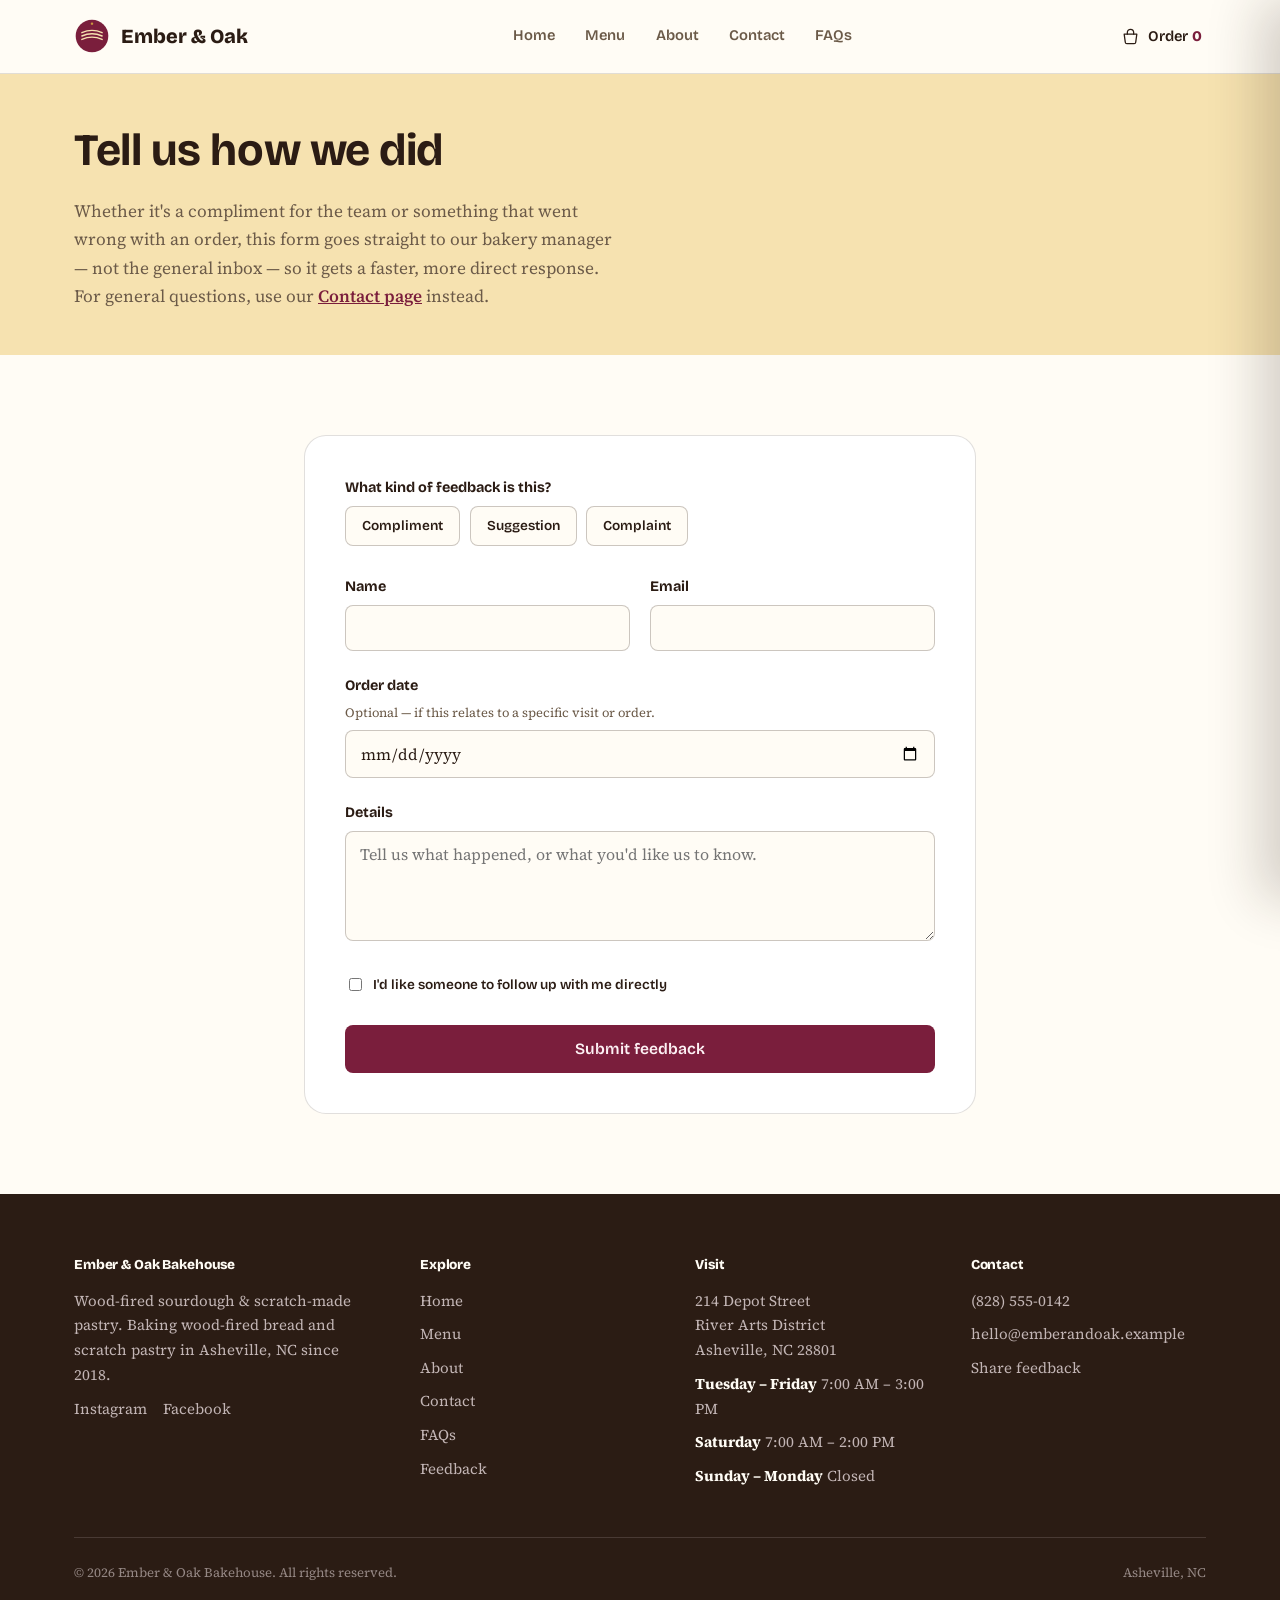
<file: feedback.html>
<!DOCTYPE html>
<html lang="en" class="no-js">
<head>
  <meta charset="UTF-8">
  <script>document.documentElement.classList.replace("no-js","js");</script>
  <meta name="viewport" content="width=device-width, initial-scale=1.0">
  <title>Feedback & Complaints | Ember & Oak Bakehouse</title>
  <meta name="description" content="Had an issue with an order or want to share feedback with Ember & Oak Bakehouse? Let us know here — we read every submission.">
  <link rel="icon" href="images/logo-mark.svg" type="image/svg+xml">
  <link rel="preconnect" href="https://fonts.googleapis.com">
  <link rel="preconnect" href="https://fonts.gstatic.com" crossorigin>
  <link href="https://fonts.googleapis.com/css2?family=Bricolage+Grotesque:opsz,wght@12..96,400..800&family=Source+Serif+4:ital,opsz,wght@0,8..60,400..700;1,8..60,400..700&display=swap" rel="stylesheet">
  <link rel="stylesheet" href="css/styles.css">
</head>
<body data-page="feedback">
  <a class="skip-link" href="#main">Skip to content</a>
  <!-- Static no-JS fallback: js/main.js replaces this entirely once it runs
       (adding the cart button/toggle). Keep in sync with js/main.js's
       PRIMARY_NAV_ITEMS/FOOTER_NAV_ITEMS and js/config.js business info. -->
  <div id="siteHeader">
    <header class="site-header">
      <div class="site-header__bar">
        <a href="index.html" class="brand">
          <img src="images/logo-mark.svg" alt="" class="brand__mark" width="38" height="38">
          <span class="brand__name">Ember & Oak</span>
        </a>
        <nav class="main-nav" aria-label="Primary">
          <a href="index.html">Home</a>
          <a href="menu.html">Menu</a>
          <a href="about.html">About</a>
          <a href="contact.html">Contact</a>
          <a href="faq.html">FAQs</a>
        </nav>
      </div>
    </header>
  </div>

  <main id="main">
    <section class="page-banner">
      <div class="container">
        <h1>Tell us how we did</h1>
        <p>Whether it's a compliment for the team or something that went wrong with an order, this form goes straight to our bakery manager — not the general inbox — so it gets a faster, more direct response. For general questions, use our <a href="contact.html" style="color:var(--burgundy);font-weight:600;text-decoration:underline;">Contact page</a> instead.</p>
      </div>
    </section>

    <section class="section">
      <div class="container" style="max-width:720px;">
        <div class="form-card">
          <div class="form-status" id="feedbackStatus" role="alert"></div>
          <form id="feedbackForm">
            <div class="field">
              <label>What kind of feedback is this?</label>
              <div class="radio-group">
                <label class="swatch-choice">
                  <input type="radio" name="feedbackType" value="Compliment" required>
                  <span>Compliment</span>
                </label>
                <label class="swatch-choice">
                  <input type="radio" name="feedbackType" value="Suggestion">
                  <span>Suggestion</span>
                </label>
                <label class="swatch-choice">
                  <input type="radio" name="feedbackType" value="Complaint">
                  <span>Complaint</span>
                </label>
              </div>
              <span class="field-error">Please choose one.</span>
            </div>

            <div class="form-grid">
              <div class="field">
                <label for="f-name">Name</label>
                <input type="text" id="f-name" name="name" required autocomplete="name">
                <span class="field-error">Please enter your name.</span>
              </div>
              <div class="field">
                <label for="f-email">Email</label>
                <input type="email" id="f-email" name="email" required autocomplete="email">
                <span class="field-error">Please enter a valid email address.</span>
              </div>
            </div>

            <div class="field">
              <label for="f-order-date">Order date <span class="hint">Optional — if this relates to a specific visit or order.</span></label>
              <input type="date" id="f-order-date" name="orderDate">
            </div>

            <div class="field">
              <label for="f-details">Details</label>
              <textarea id="f-details" name="details" required minlength="10" placeholder="Tell us what happened, or what you'd like us to know."></textarea>
              <span class="field-error">Please share a few details (at least 10 characters).</span>
            </div>

            <div class="field">
              <label class="swatch-choice" style="display:inline-flex;align-items:center;gap:0.5rem;">
                <input type="checkbox" name="wantsResponse" value="yes" style="position:static;opacity:1;width:auto;">
                <span style="border:none;padding:0;background:none;">I'd like someone to follow up with me directly</span>
              </label>
            </div>

            <button type="submit" class="btn btn-primary btn-block">Submit feedback</button>
          </form>

          <div class="form-success" id="feedbackSuccess">
            <img src="images/icon-check.svg" alt="" class="form-success__icon" width="64" height="64">
            <h3>Thank you</h3>
            <p>Your feedback has been sent to our bakery manager. If you asked for a follow-up, we'll be in touch soon.</p>
          </div>
        </div>
      </div>
    </section>
  </main>

  <!-- Static no-JS fallback footer — see header comment above. -->
  <div id="siteFooter">
    <footer class="site-footer">
      <div class="container">
        <div class="footer-grid">
          <div class="footer-col">
            <h4>Ember & Oak Bakehouse</h4>
            <p>Wood-fired sourdough & scratch-made pastry, in Asheville's River Arts District since 2018.</p>
          </div>
          <div class="footer-col">
            <h4>Explore</h4>
            <ul>
              <li><a href="index.html">Home</a></li>
              <li><a href="menu.html">Menu</a></li>
              <li><a href="about.html">About</a></li>
              <li><a href="contact.html">Contact</a></li>
              <li><a href="faq.html">FAQs</a></li>
              <li><a href="feedback.html">Feedback</a></li>
            </ul>
          </div>
          <div class="footer-col">
            <h4>Visit</h4>
            <p>214 Depot Street, River Arts District<br>Asheville, NC 28801</p>
          </div>
          <div class="footer-col">
            <h4>Contact</h4>
            <p><a href="tel:+18285550142">(828) 555-0142</a></p>
            <p><a href="mailto:hello@emberandoak.example">hello@emberandoak.example</a></p>
          </div>
        </div>
      </div>
    </footer>
  </div>

  <script src="js/config.js"></script>
  <script src="js/main.js"></script>
  <script src="js/cart.js"></script>
  <script src="js/checkout.js"></script>
  <script src="js/forms.js"></script>
  <script>
    (function () {
      const config = window.BAKERY_CONFIG;
      const form = document.getElementById("feedbackForm");

      window.EmberForms.initForm(form, {
        endpoint: config.forms.feedbackEndpoint,
        formName: "feedback",
        statusEl: "#feedbackStatus",
        successEl: "#feedbackSuccess",
      });
    })();
  </script>
</body>
</html>
</file>
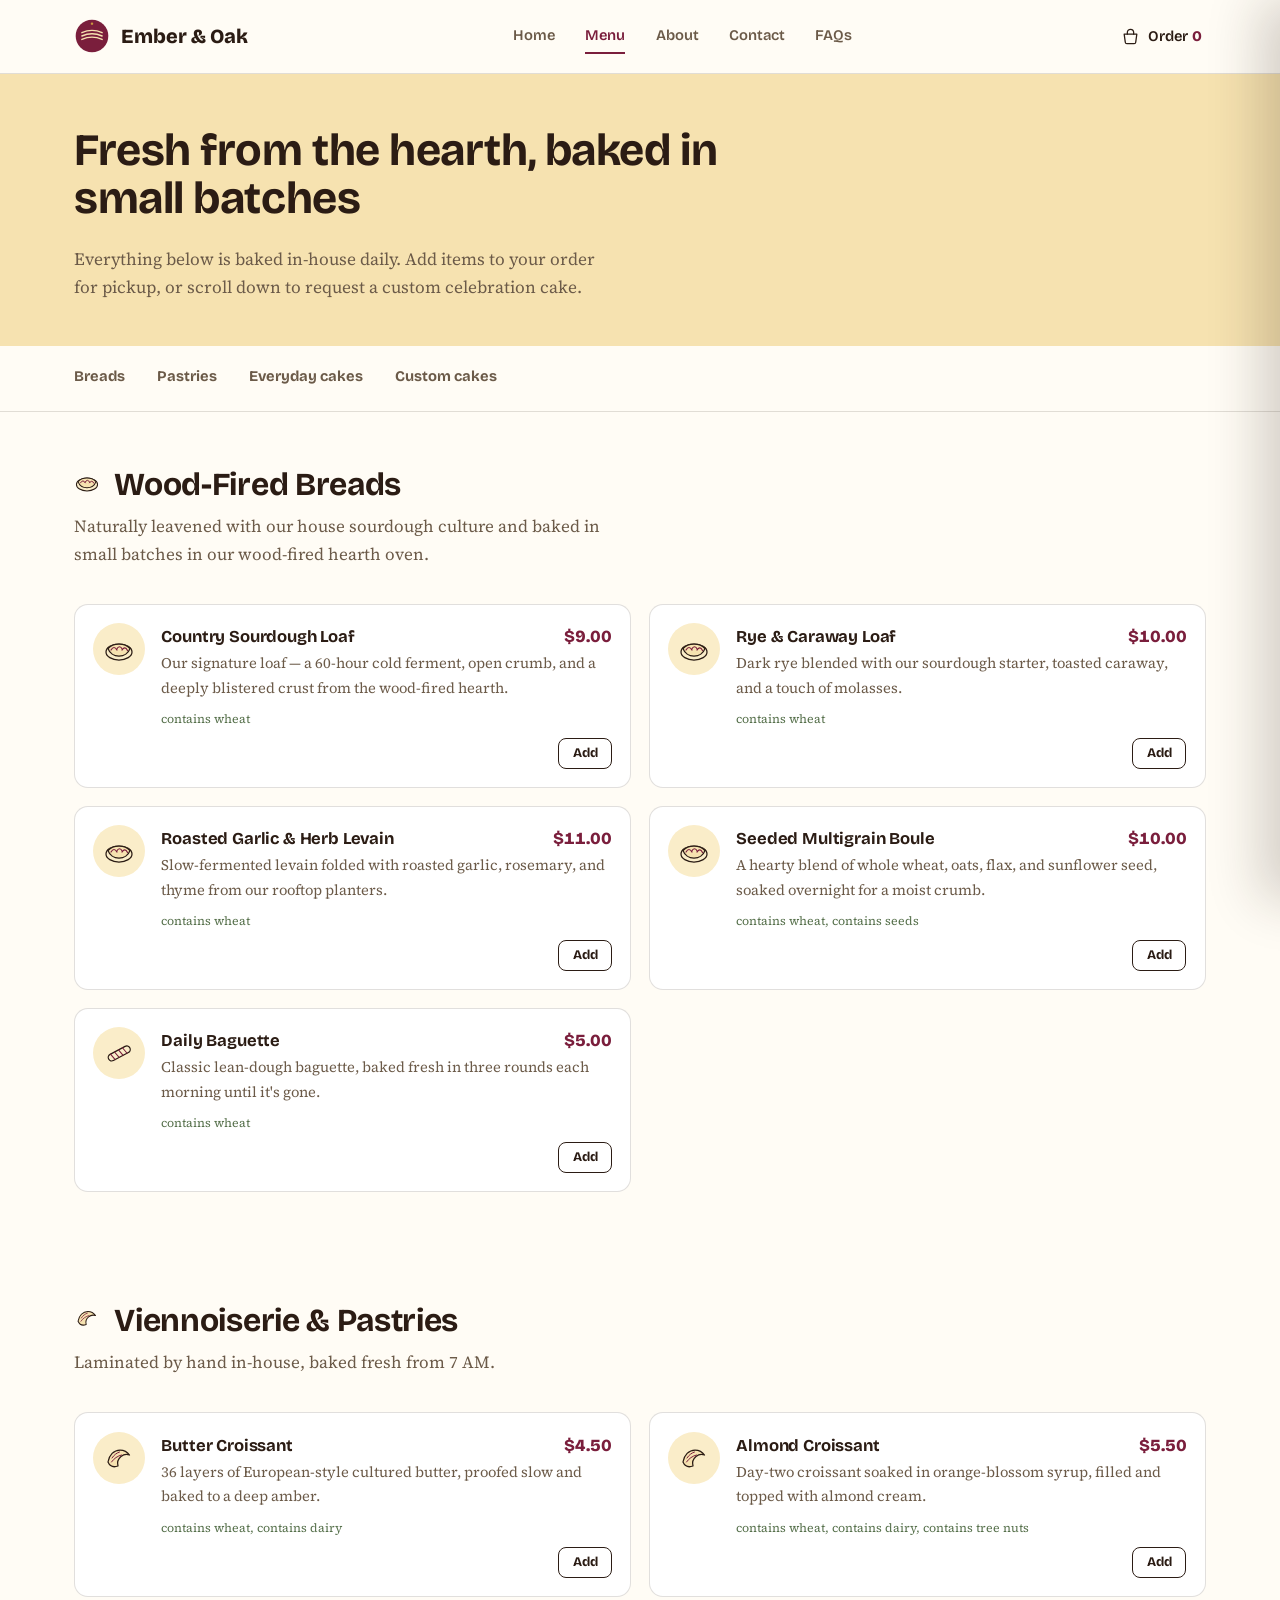
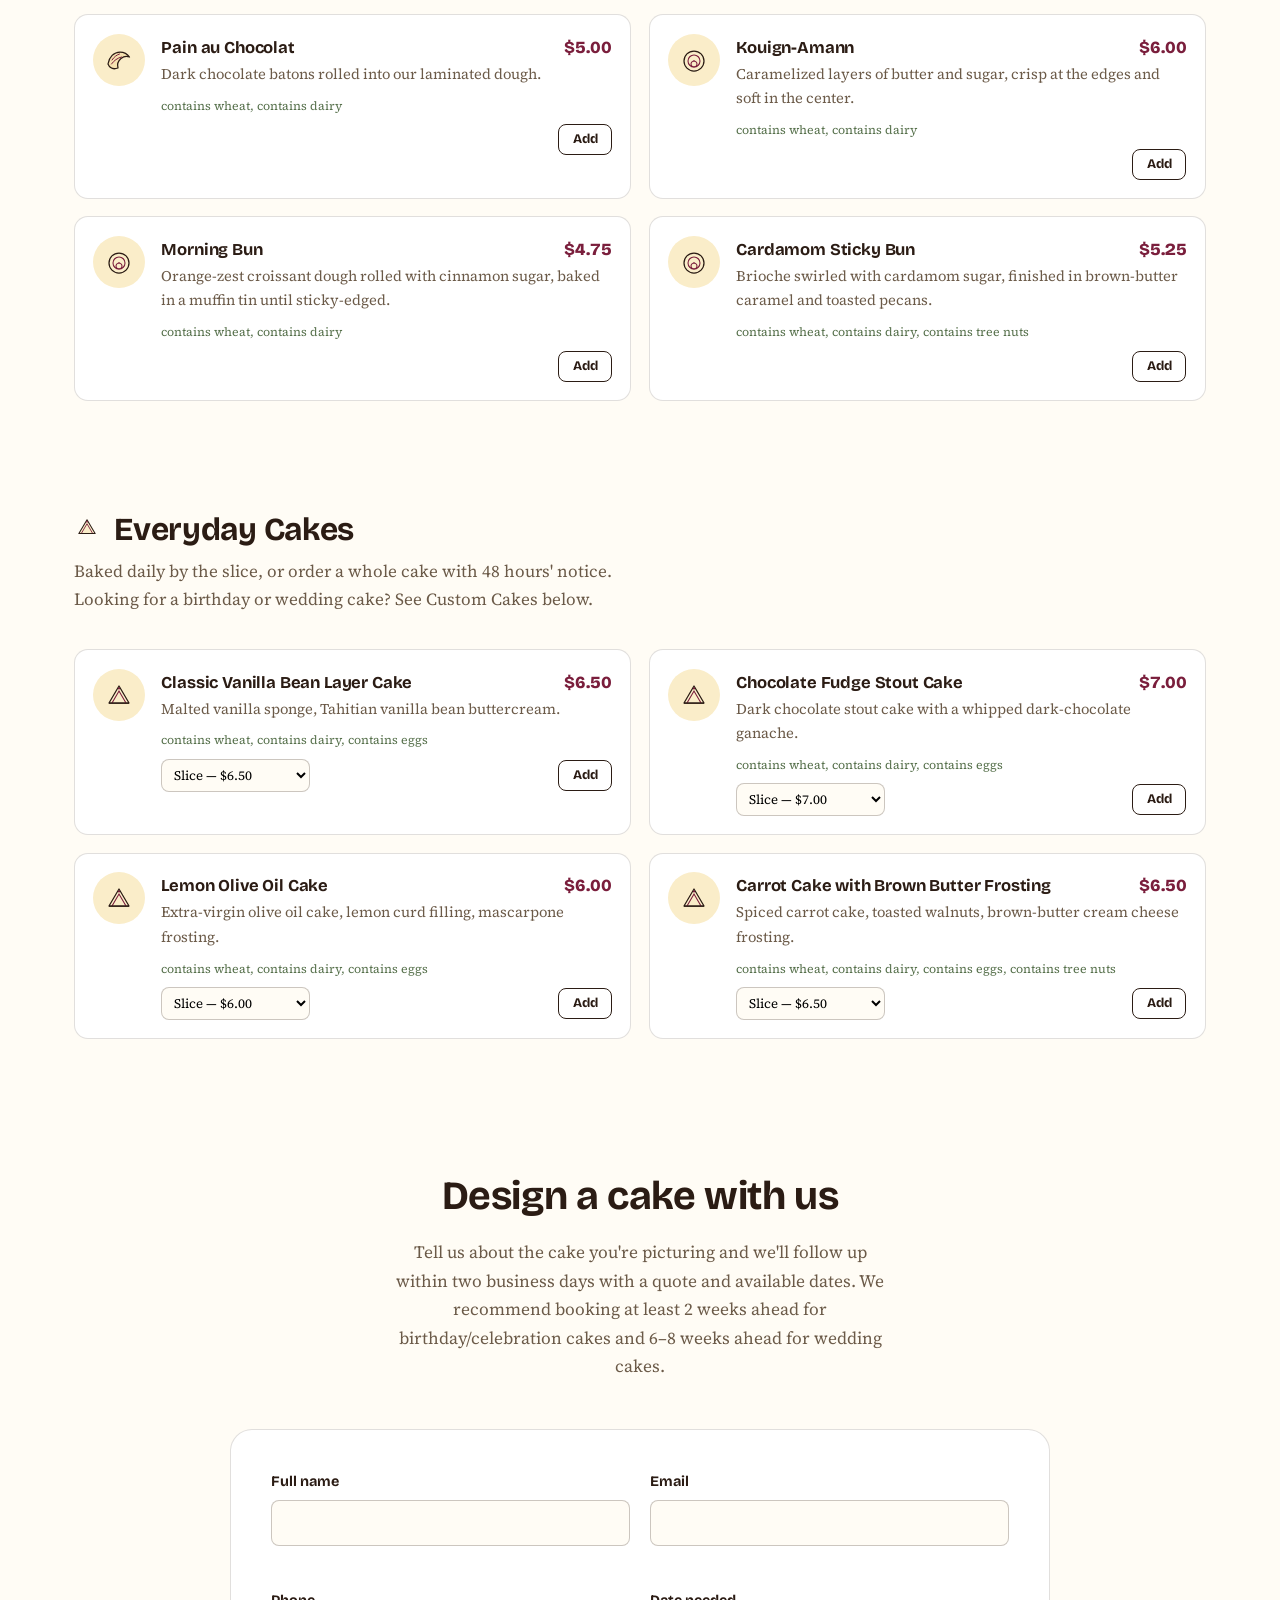
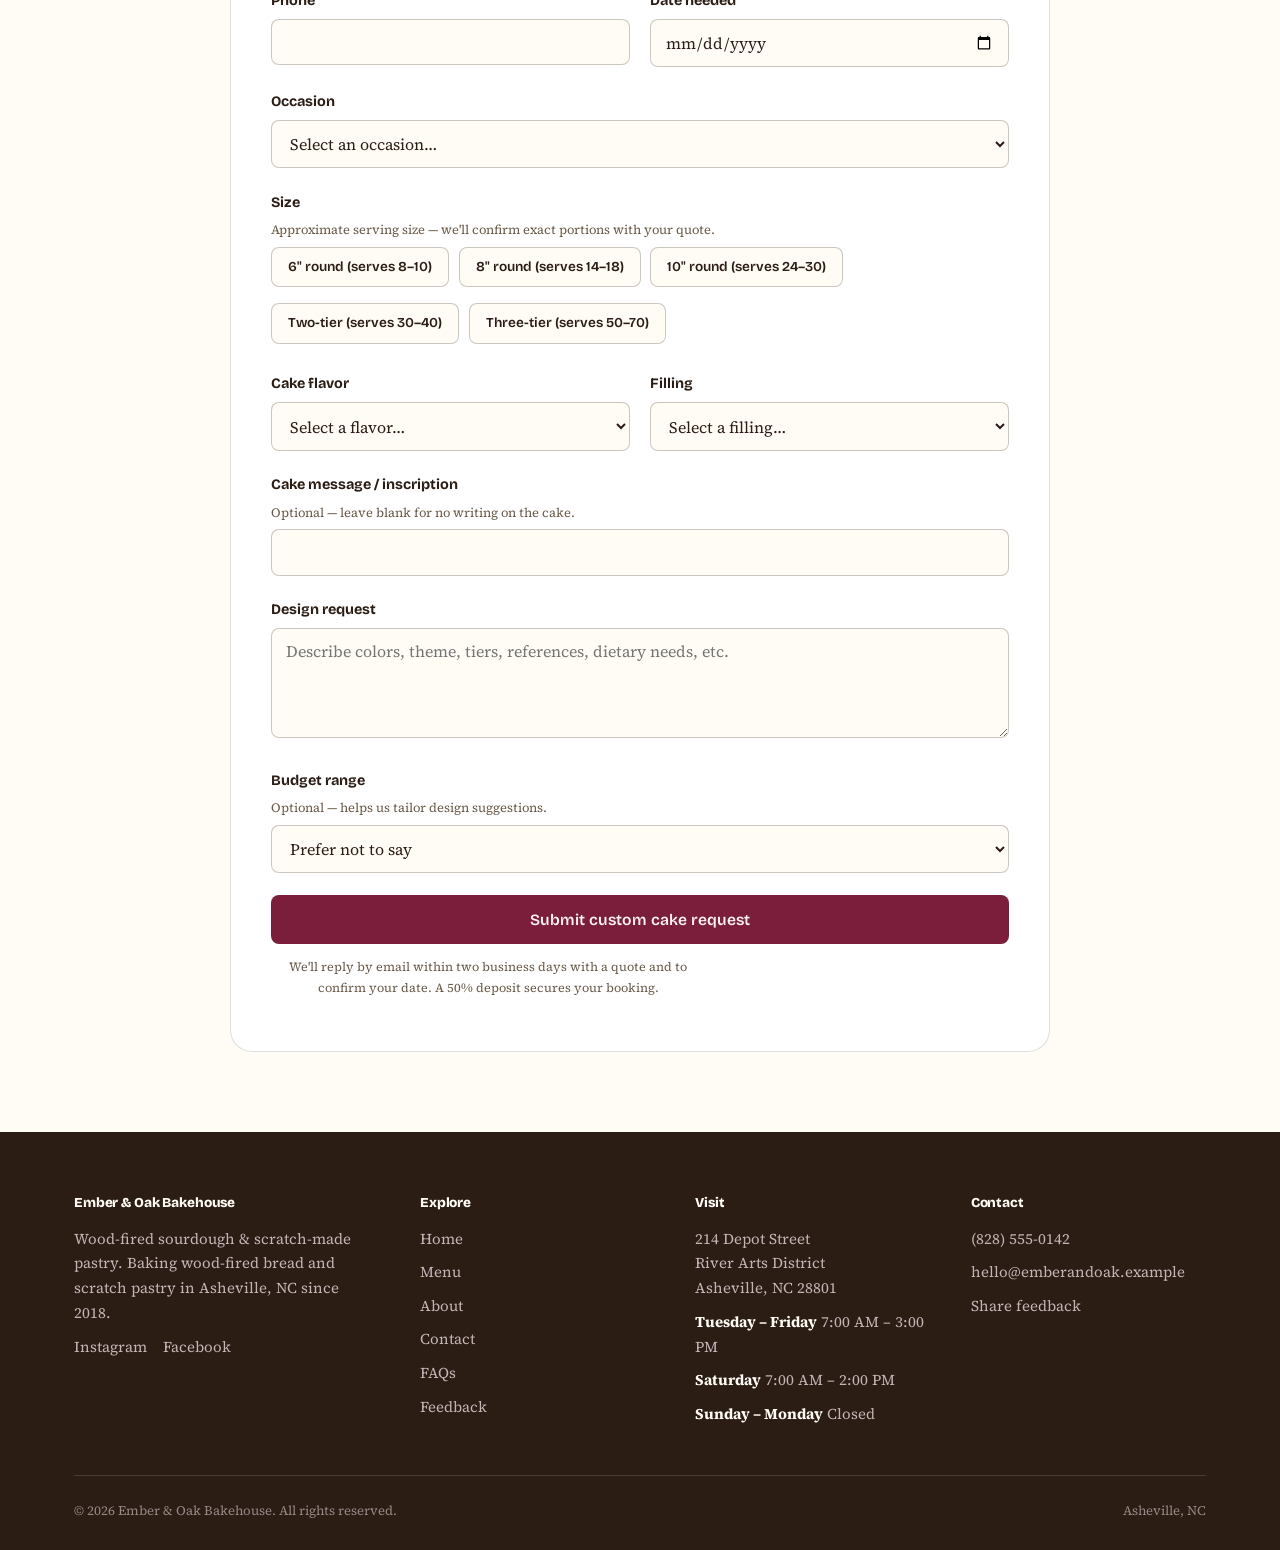
<file: menu.html>
<!DOCTYPE html>
<html lang="en" class="no-js">
<head>
  <meta charset="UTF-8">
  <script>document.documentElement.classList.replace("no-js","js");</script>
  <meta name="viewport" content="width=device-width, initial-scale=1.0">
  <title>Menu & Custom Cakes | Ember & Oak Bakehouse</title>
  <meta name="description" content="Browse wood-fired breads, viennoiserie, and everyday cakes from Ember & Oak Bakehouse, and request a custom celebration or wedding cake.">
  <link rel="icon" href="images/logo-mark.svg" type="image/svg+xml">
  <link rel="preconnect" href="https://fonts.googleapis.com">
  <link rel="preconnect" href="https://fonts.gstatic.com" crossorigin>
  <link href="https://fonts.googleapis.com/css2?family=Bricolage+Grotesque:opsz,wght@12..96,400..800&family=Source+Serif+4:ital,opsz,wght@0,8..60,400..700;1,8..60,400..700&display=swap" rel="stylesheet">
  <link rel="stylesheet" href="css/styles.css">
</head>
<body data-page="menu">
  <a class="skip-link" href="#main">Skip to content</a>
  <!-- Static no-JS fallback: js/main.js replaces this entirely once it runs
       (adding the cart button/toggle). Keep in sync with js/main.js's
       PRIMARY_NAV_ITEMS/FOOTER_NAV_ITEMS and js/config.js business info. -->
  <div id="siteHeader">
    <header class="site-header">
      <div class="site-header__bar">
        <a href="index.html" class="brand">
          <img src="images/logo-mark.svg" alt="" class="brand__mark" width="38" height="38">
          <span class="brand__name">Ember & Oak</span>
        </a>
        <nav class="main-nav" aria-label="Primary">
          <a href="index.html">Home</a>
          <a href="menu.html" aria-current="page">Menu</a>
          <a href="about.html">About</a>
          <a href="contact.html">Contact</a>
          <a href="faq.html">FAQs</a>
        </nav>
      </div>
    </header>
  </div>

  <main id="main">
    <section class="page-banner">
      <div class="container">
        <h1>Fresh from the hearth, baked in small batches</h1>
        <p>Everything below is baked in-house daily. Add items to your order for pickup, or scroll down to request a custom celebration cake.</p>
      </div>
    </section>

    <nav class="menu-tabs" aria-label="Jump to menu section">
      <div class="container" style="display:flex;gap:2rem;">
        <a href="#breads">Breads</a>
        <a href="#pastries">Pastries</a>
        <a href="#cakes">Everyday cakes</a>
        <a href="#custom-cakes">Custom cakes</a>
      </div>
    </nav>

    <div class="container" id="menuCategories"></div>

    <section class="section" id="custom-cakes">
      <div class="container">
        <div class="section-head center">
          <h2>Design a cake with us</h2>
          <p id="customCakeIntro"></p>
        </div>

        <div class="form-card" style="max-width:820px;margin:0 auto;">
          <div class="form-status" id="customCakeStatus" role="alert"></div>

          <form id="customCakeForm">
            <div class="form-grid">
              <div class="field">
                <label for="cc-name">Full name</label>
                <input type="text" id="cc-name" name="name" required autocomplete="name">
                <span class="field-error">Please enter your name.</span>
              </div>
              <div class="field">
                <label for="cc-email">Email</label>
                <input type="email" id="cc-email" name="email" required autocomplete="email">
                <span class="field-error">Please enter a valid email address.</span>
              </div>
              <div class="field">
                <label for="cc-phone">Phone</label>
                <input type="tel" id="cc-phone" name="phone" required autocomplete="tel" pattern="[0-9\s\(\)\+\-]{7,}">
                <span class="field-error">Please enter a valid phone number.</span>
              </div>
              <div class="field">
                <label for="cc-date">Date needed</label>
                <input type="date" id="cc-date" name="dateNeeded" required>
                <span class="field-error">Please choose a date.</span>
              </div>
            </div>

            <div class="field">
              <label for="cc-occasion">Occasion</label>
              <select id="cc-occasion" name="occasion" required></select>
              <span class="field-error">Please select an occasion.</span>
            </div>

            <div class="field">
              <label>Size <span class="hint">Approximate serving size — we'll confirm exact portions with your quote.</span></label>
              <div class="radio-group" id="cc-sizes"></div>
            </div>

            <div class="form-grid">
              <div class="field">
                <label for="cc-flavor">Cake flavor</label>
                <select id="cc-flavor" name="flavor" required></select>
                <span class="field-error">Please choose a flavor.</span>
              </div>
              <div class="field">
                <label for="cc-filling">Filling</label>
                <select id="cc-filling" name="filling" required></select>
                <span class="field-error">Please choose a filling.</span>
              </div>
            </div>

            <div class="field">
              <label for="cc-message">Cake message / inscription <span class="hint">Optional — leave blank for no writing on the cake.</span></label>
              <input type="text" id="cc-message" name="cakeMessage" maxlength="60">
            </div>

            <div class="field">
              <label for="cc-design">Design request</label>
              <textarea id="cc-design" name="designRequest" required placeholder="Describe colors, theme, tiers, references, dietary needs, etc."></textarea>
              <span class="field-error">Please tell us a bit about the design you have in mind.</span>
            </div>

            <div class="field">
              <label for="cc-budget">Budget range <span class="hint">Optional — helps us tailor design suggestions.</span></label>
              <select id="cc-budget" name="budgetRange">
                <option value="">Prefer not to say</option>
                <option value="Under $100">Under $100</option>
                <option value="$100–$250">$100–$250</option>
                <option value="$250–$500">$250–$500</option>
                <option value="$500+">$500+</option>
              </select>
            </div>

            <button type="submit" class="btn btn-primary btn-block">Submit custom cake request</button>
            <p class="cart-note" id="customCakeNote"></p>
          </form>

          <div class="form-success" id="customCakeSuccess">
            <img src="images/icon-check.svg" alt="" class="form-success__icon" width="56" height="56">
            <h3>Request received</h3>
            <p>Thank you — our pastry chef will email you within two business days with a quote and to lock in your date. Questions in the meantime? Call us at <a href="tel:" id="successPhoneLink" style="color:var(--burgundy);font-weight:700;"></a>.</p>
          </div>
        </div>
      </div>
    </section>
  </main>

  <!-- Static no-JS fallback footer — see header comment above. -->
  <div id="siteFooter">
    <footer class="site-footer">
      <div class="container">
        <div class="footer-grid">
          <div class="footer-col">
            <h4>Ember & Oak Bakehouse</h4>
            <p>Wood-fired sourdough & scratch-made pastry, in Asheville's River Arts District since 2018.</p>
          </div>
          <div class="footer-col">
            <h4>Explore</h4>
            <ul>
              <li><a href="index.html">Home</a></li>
              <li><a href="menu.html">Menu</a></li>
              <li><a href="about.html">About</a></li>
              <li><a href="contact.html">Contact</a></li>
              <li><a href="faq.html">FAQs</a></li>
              <li><a href="feedback.html">Feedback</a></li>
            </ul>
          </div>
          <div class="footer-col">
            <h4>Visit</h4>
            <p>214 Depot Street, River Arts District<br>Asheville, NC 28801</p>
          </div>
          <div class="footer-col">
            <h4>Contact</h4>
            <p><a href="tel:+18285550142">(828) 555-0142</a></p>
            <p><a href="mailto:hello@emberandoak.example">hello@emberandoak.example</a></p>
          </div>
        </div>
      </div>
    </footer>
  </div>

  <script src="js/config.js"></script>
  <script src="js/main.js"></script>
  <script src="js/cart.js"></script>
  <script src="js/checkout.js"></script>
  <script src="js/forms.js"></script>
  <script>
    (function () {
      const config = window.BAKERY_CONFIG;
      const CATEGORY_ICON = { breads: "icon-loaf.svg", pastries: "icon-croissant.svg", cakes: "icon-cake-slice.svg" };

      /* ---- render menu as a card grid ---- */
      const catMount = document.getElementById("menuCategories");
      catMount.innerHTML = config.menu.categories
        .map(
          (cat) => `
        <section class="menu-category" id="${cat.id}">
          <div class="menu-category__head">
            <img src="images/${CATEGORY_ICON[cat.id] || "icon-loaf.svg"}" alt="" width="26" height="26">
            <h2>${cat.name}</h2>
          </div>
          <p class="menu-category__note">${cat.description}</p>
          <div class="menu-grid">
            ${cat.items
              .map((item) => {
                const hasSizes = Array.isArray(item.sizes) && item.sizes.length > 0;
                const sizeOptions = hasSizes
                  ? item.sizes.map((s, i) => `<option value="${i}">${s.label} — $${s.price.toFixed(2)}</option>`).join("")
                  : "";
                const dietNote = item.tags.filter((t) => t !== "vegan").join(", ");
                return `
                <article class="menu-item" data-item-id="${item.id}" data-icon="${item.icon}" data-name="${item.name}">
                  <img src="images/${item.icon}" alt="" class="menu-item__icon" width="52" height="52" loading="lazy">
                  <div class="menu-item__body">
                    <div class="menu-item__row">
                      <h3>${item.name}</h3>
                      <span class="menu-item__price" data-price-display>$${(hasSizes ? item.sizes[0].price : item.price).toFixed(2)}</span>
                    </div>
                    <p>${item.description}</p>
                    ${dietNote ? `<div class="menu-item__note">${dietNote}</div>` : ""}
                    <div class="menu-item__foot">
                      <div class="menu-item__sizes">
                        ${hasSizes ? `<select data-size-select aria-label="Size for ${item.name}">${sizeOptions}</select>` : ""}
                      </div>
                      <div data-action-mount></div>
                    </div>
                  </div>
                </article>`;
              })
              .join("")}
          </div>
        </section>`
        )
        .join("");

      // Wire up add-to-order + size selects + qty stepper morph
      catMount.querySelectorAll(".menu-item").forEach((el) => {
        const sizeSelect = el.querySelector("[data-size-select]");
        const priceDisplay = el.querySelector("[data-price-display]");
        const actionMount = el.querySelector("[data-action-mount]");
        const itemId = el.dataset.itemId;
        const icon = el.dataset.icon;
        const name = el.dataset.name;
        const category = config.menu.categories.find((c) => c.items.some((i) => i.id === itemId));
        const itemData = category.items.find((i) => i.id === itemId);

        function currentPrice() {
          return itemData.sizes ? itemData.sizes[sizeSelect.value].price : itemData.price;
        }
        function currentVariant() {
          return itemData.sizes ? itemData.sizes[sizeSelect.value].label : null;
        }
        function lineKey() {
          const v = currentVariant();
          return v ? `${itemId}::${v}` : itemId;
        }

        function renderAction() {
          const line = window.Cart.getLines().find((l) => l.key === lineKey());
          if (line) {
            actionMount.innerHTML = `
              <div class="qty-stepper">
                <button type="button" data-step="-1" aria-label="Decrease quantity">&minus;</button>
                <span>${line.qty}</span>
                <button type="button" data-step="1" aria-label="Increase quantity">&plus;</button>
              </div>`;
          } else {
            actionMount.innerHTML = `<button type="button" class="add-link" data-add>Add</button>`;
          }
        }

        actionMount.addEventListener("click", (e) => {
          const addBtn = e.target.closest("[data-add]");
          const stepBtn = e.target.closest("[data-step]");
          if (addBtn) {
            window.Cart.addItem({ itemId, name, price: currentPrice(), variant: currentVariant(), icon, qty: 1 });
          } else if (stepBtn) {
            const line = window.Cart.getLines().find((l) => l.key === lineKey());
            const delta = Number(stepBtn.dataset.step);
            window.Cart.updateQty(lineKey(), (line ? line.qty : 0) + delta);
          }
        });

        if (sizeSelect) {
          sizeSelect.addEventListener("change", () => {
            priceDisplay.textContent = `$${currentPrice().toFixed(2)}`;
            renderAction();
          });
        }

        document.addEventListener("cart:updated", renderAction);
        renderAction();
      });

      /* ---- custom cake form: populate selects/swatches from config ---- */
      const cc = config.menu.customCake;
      document.getElementById("customCakeIntro").textContent = cc.intro;

      const occasionSelect = document.getElementById("cc-occasion");
      occasionSelect.innerHTML =
        `<option value="">Select an occasion…</option>` + cc.occasions.map((o) => `<option value="${o}">${o}</option>`).join("");

      const flavorSelect = document.getElementById("cc-flavor");
      flavorSelect.innerHTML = `<option value="">Select a flavor…</option>` + cc.flavors.map((f) => `<option value="${f}">${f}</option>`).join("");

      const fillingSelect = document.getElementById("cc-filling");
      fillingSelect.innerHTML = `<option value="">Select a filling…</option>` + cc.fillings.map((f) => `<option value="${f}">${f}</option>`).join("");

      const sizesMount = document.getElementById("cc-sizes");
      sizesMount.innerHTML = cc.sizes
        .map(
          (s, i) => `
        <label class="swatch-choice">
          <input type="radio" name="size" value="${s}" ${i === 0 ? "required" : ""}>
          <span>${s}</span>
        </label>`
        )
        .join("");

      document.getElementById("customCakeNote").textContent =
        `We'll reply by email within two business days with a quote and to confirm your date. A ${config.policy.customCakeDepositPercent}% deposit secures your booking.`;

      document.getElementById("successPhoneLink").textContent = config.business.phone.display;
      document.getElementById("successPhoneLink").href = `tel:${config.business.phone.tel}`;

      // Minimum date = today
      document.getElementById("cc-date").min = new Date().toISOString().split("T")[0];

      window.EmberForms.initForm(document.getElementById("customCakeForm"), {
        endpoint: config.forms.customCakeEndpoint,
        formName: "custom-cake-request",
        statusEl: "#customCakeStatus",
        successEl: "#customCakeSuccess",
      });

      // Handle ?checkout=success / cancelled banner from Stripe redirect
      const params = new URLSearchParams(window.location.search);
      if (params.get("checkout") === "success") {
        window.Cart.clear();
        alert("Thank you! Your order was placed successfully. We'll see you at pickup.");
      } else if (params.get("checkout") === "cancelled") {
        alert("Checkout was cancelled — your order has been saved.");
      }
    })();
  </script>
</body>
</html>
</file>
<file: css/styles.css>
/* =========================================================================
   EMBER & OAK BAKEHOUSE — DESIGN SYSTEM (v3 · "Laminated")
   =========================================================================
   Concept: built around lamination — the folded butter-and-dough structure
   of a croissant — rather than the hearth/fire. Light, buttery, jewel-toned
   instead of dark and charred. One bold accent (burgundy, a fruit-compote
   color) carries interaction and CTAs; pistachio is reserved strictly for
   custom-cake/celebration moments so it stays a real signal, not a second
   general-purpose accent.

   Re-skin notes: brand-specific tokens live in :root. Swap the Google
   Fonts <link> tags in each page's <head> to change the typeface pairing.
   ========================================================================= */

:root {
  --cream: #fffcf5;         /* primary light ground */
  --butter: #f6e2b0;        /* warm alternate-section band (laminated-dough color) */
  --butter-soft: #faedc9;   /* lighter butter, for cards/panels on cream */
  --paper: #ffffff;
  --line: rgba(43, 28, 20, 0.14);   /* hairline on light */
  --line-strong: rgba(43, 28, 20, 0.24);

  --ink: #2b1c14;
  --ink-soft: #6b5a48;

  --burgundy: #7a1e3c;
  --burgundy-deep: #591530;
  --burgundy-tint: #f3dee4;

  --pistachio: #6f8a63;
  --pistachio-deep: #56704b;
  --pistachio-tint: #e3ead9;

  --gold: #c9973e;

  --error: #a33b2e;
  --error-tint: #f3e0da;

  --text-on-burgundy: #fdf1f4;
  --text-on-burgundy-soft: #e6c3ce;

  --font-display: "Bricolage Grotesque", "Avenir Next", "Segoe UI", sans-serif;
  --font-body: "Source Serif 4", "Iowan Old Style", Georgia, serif;

  --container: 1180px;
  --container-narrow: 740px;
  --radius-sm: 8px;
  --radius-md: 14px;
  --radius-lg: 22px;

  --shadow-lift: 0 20px 44px -22px rgba(43, 28, 20, 0.35);
}

/* ---- Reset ------------------------------------------------------------ */
*, *::before, *::after { box-sizing: border-box; }
html { scroll-behavior: smooth; }
body {
  margin: 0;
  background: var(--cream);
  color: var(--ink);
  font-family: var(--font-body);
  font-size: 17px;
  line-height: 1.65;
  -webkit-font-smoothing: antialiased;
}
img { max-width: 100%; display: block; }
a { color: inherit; }
h1, h2, h3, h4 {
  font-family: var(--font-display);
  margin: 0 0 0.5em;
  line-height: 1.08;
  font-weight: 700;
  letter-spacing: -0.01em;
}
p { margin: 0 0 1em; max-width: 62ch; }
ul { margin: 0; padding: 0; list-style: none; }
button { font-family: inherit; cursor: pointer; }
input, textarea, select { font-family: inherit; font-size: 1rem; }
:focus-visible { outline: 2px solid var(--burgundy); outline-offset: 3px; }
::selection { background: var(--burgundy); color: var(--text-on-burgundy); }

@media (prefers-reduced-motion: reduce) {
  html { scroll-behavior: auto; }
  * { animation-duration: 0.001ms !important; transition-duration: 0.001ms !important; }
}

.container { width: 100%; max-width: var(--container); margin: 0 auto; padding: 0 1.5rem; }
.container-narrow { width: 100%; max-width: var(--container-narrow); margin: 0 auto; padding: 0 1.5rem; }

.visually-hidden {
  position: absolute; width: 1px; height: 1px; padding: 0; margin: -1px;
  overflow: hidden; clip: rect(0,0,0,0); white-space: nowrap; border: 0;
}
.skip-link {
  position: absolute; left: 1rem; top: -60px; background: var(--burgundy);
  color: #fff; padding: 0.75rem 1.25rem; border-radius: var(--radius-sm);
  z-index: 200; transition: top 0.2s ease;
}
.skip-link:focus { top: 1rem; }

/* ---- Signature motif: the lamination fold ------------------------------
   A thin accordion/pleat zigzag — the actual cross-section shape of folded
   laminated dough. Used as a section-transition device, not decoration
   scattered through the page. ------------------------------------------- */
.fold-seam { display: block; width: 100%; height: 22px; }
.fold-seam path { fill: none; stroke-linecap: round; stroke-linejoin: round; stroke-width: 2; }
.fold-seam--gold path { stroke: var(--gold); opacity: 0.85; }
.fold-seam--cream path { stroke: var(--cream); opacity: 0.7; }

/* ---- Buttons ------------------------------------------------------------ */
.btn {
  display: inline-flex;
  align-items: center;
  justify-content: center;
  gap: 0.55rem;
  font-family: var(--font-display);
  font-weight: 600;
  font-size: 0.98rem;
  padding: 0.85rem 1.6rem;
  border-radius: var(--radius-sm);
  border: 1.5px solid transparent;
  text-decoration: none;
  transition: background 0.15s ease, color 0.15s ease, border-color 0.15s ease, transform 0.1s ease;
  white-space: nowrap;
}
.btn-primary { background: var(--burgundy); color: var(--text-on-burgundy); }
.btn-primary:hover { background: var(--burgundy-deep); }
.btn-secondary {
  background: transparent;
  color: var(--ink);
  border-color: var(--line-strong);
}
.btn-secondary:hover { border-color: var(--burgundy); color: var(--burgundy); }
.on-burgundy.btn-secondary { color: var(--text-on-burgundy); border-color: rgba(253,241,244,0.4); }
.on-burgundy.btn-secondary:hover { border-color: var(--text-on-burgundy); color: var(--text-on-burgundy); }
.btn-outline {
  background: transparent;
  color: var(--ink);
  border-color: var(--ink);
}
.btn-outline:hover { background: var(--ink); color: var(--cream); }
.btn-block { width: 100%; }
.btn-sm { padding: 0.55rem 1rem; font-size: 0.85rem; }
.btn[disabled] { opacity: 0.5; cursor: not-allowed; }
.btn:active:not([disabled]) { transform: scale(0.97); }

.text-link {
  background: none; border: none; padding: 0; font: inherit;
  color: var(--burgundy); text-decoration: underline; text-underline-offset: 3px;
}

/* ---- Header ------------------------------------------------------------ */
/* Sticky positioning lives on the #siteHeader mount div, not on .site-header
   itself: the mount div wraps the header exactly as tightly as the header
   is tall, and a sticky element can't stick with room to spare inside a
   containing block that short — it just scrolls away with it. The mount
   div's own parent is <body> (full page height), which gives it the room
   a sticky element actually needs. */
#siteHeader {
  position: sticky;
  top: 0;
  z-index: 100;
}
.site-header {
  background: var(--cream);
  color: var(--ink);
  border-bottom: 1px solid var(--line);
}
.site-header__bar {
  display: flex;
  align-items: center;
  justify-content: space-between;
  padding: 0.9rem 1.5rem;
  max-width: var(--container);
  margin: 0 auto;
  gap: 1.5rem;
}
.brand {
  display: flex;
  align-items: center;
  gap: 0.7rem;
  text-decoration: none;
  color: var(--ink);
}
.brand__mark { width: 36px; height: 36px; flex-shrink: 0; }
.brand__name { font-family: var(--font-display); font-size: clamp(1.05rem, 4.2vw, 1.25rem); font-weight: 800; white-space: nowrap; }

.main-nav { display: flex; align-items: center; gap: 1.9rem; }
.main-nav a {
  text-decoration: none;
  color: var(--ink-soft);
  font-family: var(--font-display);
  font-size: 0.92rem;
  font-weight: 600;
  padding: 0.3rem 0;
  border-bottom: 2px solid transparent;
  transition: color 0.15s ease, border-color 0.15s ease;
}
.main-nav a:hover, .main-nav a[aria-current="page"] { color: var(--burgundy); border-color: var(--burgundy); }

.header-actions { display: flex; align-items: center; gap: 1.1rem; }

.cart-btn {
  position: relative;
  display: inline-flex;
  align-items: center;
  gap: 0.5rem;
  min-height: 44px;
  background: transparent;
  border: none;
  color: var(--ink);
  padding: 0.3rem 0.25rem;
  font-family: var(--font-display);
  font-size: 0.92rem;
  font-weight: 600;
}
.cart-btn__icon { width: 19px; height: 19px; flex-shrink: 0; }
.cart-count { color: var(--burgundy); font-weight: 800; }

.nav-toggle {
  display: none;
  align-items: center;
  justify-content: center;
  min-width: 44px;
  min-height: 44px;
  background: transparent;
  border: 1.5px solid var(--line-strong);
  border-radius: var(--radius-sm);
  color: var(--ink);
  padding: 0;
}

@media (max-width: 880px) {
  .js .main-nav {
    position: absolute;
    top: 100%; left: 0; right: 0;
    background: var(--cream);
    flex-direction: column;
    align-items: flex-start;
    padding: 0 1.5rem;
    gap: 1rem;
    border-bottom: 1px solid transparent;
    max-height: 0;
    opacity: 0;
    overflow: hidden;
    pointer-events: none;
    transition: max-height 0.28s cubic-bezier(0.16,1,0.3,1), opacity 0.2s ease, padding 0.28s cubic-bezier(0.16,1,0.3,1);
  }
  .js .main-nav.is-open {
    max-height: 320px;
    opacity: 1;
    padding: 1rem 1.5rem 1.5rem;
    border-bottom-color: var(--line);
    pointer-events: auto;
  }
  .js .nav-toggle { display: inline-flex; }
  html:not(.js) .site-header__bar { flex-wrap: wrap; }
  html:not(.js) .main-nav {
    flex-direction: column;
    align-items: flex-start;
    gap: 0.6rem;
    padding: 0.75rem 0 0.25rem;
    width: 100%;
  }
}

/* ---- Footer ------------------------------------------------------------ */
.site-footer { background: var(--ink); color: rgba(253,241,244,0.72); padding: 4rem 0 1.75rem; }
.footer-grid { display: grid; grid-template-columns: 1.3fr 1fr 1fr 1fr; gap: 2.5rem; padding-bottom: 2.5rem; }
.footer-col h4 {
  color: var(--cream);
  font-family: var(--font-display);
  font-size: 0.85rem;
  font-weight: 800;
  margin-bottom: 1rem;
}
.footer-col p, .footer-col li { font-size: 0.94rem; margin-bottom: 0.55rem; }
.footer-col a { text-decoration: none; color: rgba(253,241,244,0.72); }
.footer-col a:hover { color: var(--gold); }
.footer-bottom {
  border-top: 1px solid rgba(253,241,244,0.14);
  padding-top: 1.5rem;
  font-size: 0.82rem;
  display: flex;
  justify-content: space-between;
  flex-wrap: wrap;
  gap: 0.5rem;
  color: rgba(253,241,244,0.5);
}
@media (max-width: 820px) { .footer-grid { grid-template-columns: 1fr 1fr; } }
@media (max-width: 520px) { .footer-grid { grid-template-columns: 1fr; gap: 1.75rem; } }

/* ---- Hero --------------------------------------------------------------- */
.hero { background: var(--cream); padding: 2.75rem 0 3rem; }
.hero__inner { display: grid; grid-template-columns: 1fr; gap: 1.75rem; }
.hero__deck {
  font-family: var(--font-display);
  font-size: 0.95rem;
  font-weight: 700;
  color: var(--burgundy);
  margin-bottom: 0.75rem;
}
.hero h1 {
  font-size: clamp(2.4rem, 5.4vw, 4.1rem);
  max-width: 17ch;
  font-weight: 800;
}
.hero__lead { font-family: var(--font-body); font-size: 1.18rem; color: var(--ink-soft); max-width: 52ch; margin-bottom: 1.75rem; }
.hero__actions { display: flex; gap: 1rem; flex-wrap: wrap; margin-bottom: 2rem; }
.hero__ticket {
  display: flex;
  flex-wrap: wrap;
  gap: 0;
  border-top: 1px solid var(--line);
  padding-top: 1.4rem;
}
.hero__ticket div { flex: 1 1 33%; padding-right: 1.5rem; font-size: 0.85rem; color: var(--ink-soft); margin-bottom: 0.75rem; }
.hero__ticket strong {
  display: block;
  font-family: var(--font-display);
  color: var(--ink);
  font-size: 1.05rem;
  font-weight: 700;
  margin-bottom: 0.15rem;
}
.hero__art { max-width: 340px; margin: 0 auto; }
.hero__art svg, .hero__art img { width: 100%; height: auto; }

@media (min-width: 820px) {
  .hero__inner { grid-template-columns: 1.15fr 0.85fr; align-items: center; gap: 3rem; }
  .hero__art { order: 1; max-width: none; }
}

/* ---- Section scaffolding: alternating cream/butter bands ----------------- */
.section { padding: 5rem 0; }
.section--tight { padding: 3.25rem 0; }
.section--butter { background: var(--butter); }
.section--burgundy { background: var(--burgundy); color: var(--text-on-burgundy); }
.section--burgundy .section-head p { color: var(--text-on-burgundy-soft); }
.section--burgundy h2, .section--burgundy h3 { color: var(--text-on-burgundy); }

.section-head { max-width: 56ch; margin-bottom: 3rem; }
.section-head.center { margin-left: auto; margin-right: auto; text-align: center; }
.section-head__deck {
  display: block;
  font-family: var(--font-display);
  font-size: 0.95rem;
  font-weight: 700;
  color: var(--burgundy);
  margin-bottom: 0.65rem;
}
.section--burgundy .section-head__deck { color: var(--gold); }
.section-head h2 { font-size: clamp(1.9rem, 3.4vw, 2.5rem); }
.section-head p { color: var(--ink-soft); font-size: 1.08rem; }

/* ---- Editorial feature list ----------------------------------------------- */
.feature-list { display: grid; grid-template-columns: repeat(3, 1fr); gap: 0; border-top: 2px solid var(--ink); }
.feature-list__item { padding: 2rem 2rem 2rem 0; border-right: 1px solid var(--line); }
.feature-list__item:last-child { border-right: none; padding-right: 0; }
.feature-list__item h3 { font-size: 1.2rem; font-weight: 700; }
.feature-list__item p { color: var(--ink-soft); margin-bottom: 0; font-size: 0.97rem; }
@media (max-width: 820px) {
  .feature-list { grid-template-columns: 1fr; border-top: none; }
  .feature-list__item { padding: 1.75rem 0; border-right: none; border-top: 1px solid var(--line); }
  .feature-list__item:first-child { border-top: none; padding-top: 0; }
}

/* ---- Featured items (home) ------------------------------------------------ */
.featured-list { display: grid; grid-template-columns: repeat(3, 1fr); gap: 1.75rem; }
.featured-card {
  background: var(--paper);
  border: 1px solid var(--line);
  border-radius: var(--radius-md);
  padding: 1.75rem;
}
.featured-card__icon {
  width: 56px; height: 56px; padding: 12px;
  background: var(--butter-soft);
  border-radius: 50%;
  margin-bottom: 1.1rem;
}
.featured-card h3 { font-size: 1.15rem; margin-bottom: 0.35rem; }
.featured-card p { color: var(--ink-soft); font-size: 0.95rem; margin-bottom: 1rem; }
.featured-card__foot { display: flex; align-items: center; justify-content: space-between; gap: 1rem; }
.featured-card__price { font-family: var(--font-display); font-weight: 800; font-size: 1.2rem; color: var(--burgundy); white-space: nowrap; font-variant-numeric: tabular-nums; }
@media (max-width: 780px) { .featured-list { grid-template-columns: 1fr; } }

/* ---- Menu ------------------------------------------------------------------ */
.menu-tabs {
  display: flex;
  gap: 1.75rem;
  padding: 1.1rem 0;
  position: sticky;
  top: 74px; /* must match .site-header's rendered height so the two stuck bars sit flush, not overlapping */
  background: var(--cream);
  z-index: 40;
  border-bottom: 1px solid var(--line);
  overflow-x: auto;
}
.menu-tabs a {
  text-decoration: none;
  font-family: var(--font-display);
  font-size: 0.92rem;
  font-weight: 700;
  color: var(--ink-soft);
  white-space: nowrap;
  padding-bottom: 0.2rem;
  border-bottom: 2px solid transparent;
}
.menu-tabs a:hover, .menu-tabs a.is-active { color: var(--burgundy); border-color: var(--burgundy); }

.menu-category { padding: 3.5rem 0; scroll-margin-top: 145px; } /* clears both stuck bars: 74px header + 66px tabs + buffer */
.menu-category__head { display: flex; align-items: baseline; gap: 0.9rem; margin-bottom: 0.6rem; }
.menu-category__head img { width: 26px; height: 26px; }
.menu-category__head h2 { font-size: 2rem; margin-bottom: 0; }
.menu-category__note { color: var(--ink-soft); max-width: 62ch; margin-bottom: 2.25rem; }

.menu-grid { display: grid; grid-template-columns: repeat(2, 1fr); gap: 1.1rem; }
@media (max-width: 720px) { .menu-grid { grid-template-columns: 1fr; } }

.menu-item {
  display: flex;
  gap: 1rem;
  background: var(--paper);
  border: 1px solid var(--line);
  border-radius: var(--radius-md);
  padding: 1.15rem;
}
.menu-item__icon { width: 52px; height: 52px; flex-shrink: 0; padding: 10px; background: var(--butter-soft); border-radius: 50%; }
.menu-item__body { flex: 1; min-width: 0; }
.menu-item__row { display: flex; justify-content: space-between; gap: 0.75rem; align-items: baseline; }
.menu-item__row h3 { font-size: 1.04rem; margin-bottom: 0.25rem; font-family: var(--font-display); font-weight: 700; }
.menu-item__price { font-family: var(--font-display); font-weight: 800; color: var(--burgundy); white-space: nowrap; font-variant-numeric: tabular-nums; }
.menu-item p { font-size: 0.92rem; color: var(--ink-soft); margin-bottom: 0.6rem; }
.menu-item__note { font-size: 0.76rem; color: var(--pistachio-deep); }
.menu-item__foot { display: flex; align-items: center; justify-content: space-between; gap: 0.75rem; flex-wrap: wrap; margin-top: 0.5rem; }
.menu-item__sizes select { border: 1px solid var(--line-strong); border-radius: var(--radius-sm); padding: 0.35rem 0.5rem; background: var(--cream); font-size: 0.82rem; }

.add-link {
  background: none;
  border: 1.5px solid var(--ink);
  border-radius: var(--radius-sm);
  color: var(--ink);
  padding: 0.4rem 0.85rem;
  font-family: var(--font-display);
  font-size: 0.82rem;
  font-weight: 700;
  white-space: nowrap;
}
.add-link:hover { background: var(--burgundy); border-color: var(--burgundy); color: #fff; }

.qty-stepper {
  display: inline-flex;
  align-items: center;
  gap: 0.6rem;
  border: 1.5px solid var(--ink);
  border-radius: var(--radius-sm);
  padding: 0.25rem 0.5rem;
}
.qty-stepper button { background: none; border: none; font-size: 1rem; line-height: 1; width: 16px; color: var(--ink); font-weight: 800; }
.qty-stepper span { min-width: 14px; text-align: center; font-size: 0.85rem; font-weight: 700; font-family: var(--font-display); font-variant-numeric: tabular-nums; }

/* Add <-> stepper swap the DOM outright (see menu.html), so a plain CSS
   entrance animation on each freshly-inserted control is what makes the
   swap read as a deliberate response instead of a layout jump. */
@keyframes control-pop-in { from { opacity: 0; transform: scale(0.85); } to { opacity: 1; transform: scale(1); } }
.add-link, .qty-stepper { animation: control-pop-in 180ms cubic-bezier(0.16,1,0.3,1) both; }

/* Cart-count badge: bumps when the count actually changes (toggled by
   js/main.js), not on every render, so it stays a real acknowledgment. */
@keyframes count-bump { 0% { transform: scale(1); } 40% { transform: scale(1.35); } 100% { transform: scale(1); } }
.cart-count.is-bumping { animation: count-bump 320ms cubic-bezier(0.16,1,0.3,1); }

/* ---- Cart drawer ------------------------------------------------------------ */
.cart-overlay {
  position: fixed; inset: 0; background: rgba(43,28,20,0.5); z-index: 150;
  opacity: 0; pointer-events: none; backdrop-filter: blur(0);
  transition: opacity 0.28s ease, backdrop-filter 0.28s ease;
}
.cart-overlay.is-open { opacity: 1; pointer-events: auto; backdrop-filter: blur(3px); }

.cart-drawer {
  position: fixed; top: 0; right: 0; bottom: 0;
  width: min(420px, 100%);
  background: var(--cream);
  color: var(--ink);
  z-index: 160;
  transform: translateX(100%);
  transition: transform 0.22s cubic-bezier(0.4, 0, 1, 1); /* exit: quicker, no dawdling */
  display: flex;
  flex-direction: column;
  box-shadow: -20px 0 50px rgba(43,28,20,0.2);
}
.cart-drawer.is-open {
  transform: translateX(0);
  transition: transform 0.34s cubic-bezier(0.16, 1, 0.3, 1); /* entrance: confident arrival, deserves more time than the exit */
}
.cart-drawer__head {
  display: flex; align-items: center; justify-content: space-between;
  padding: 1.4rem 1.6rem; border-bottom: 1px solid var(--line);
  background: var(--butter);
}
.cart-drawer__head h2 { font-size: 1.35rem; margin: 0; font-weight: 800; }
.cart-close { background: transparent; border: none; color: var(--ink); font-size: 1.4rem; line-height: 1; padding: 0.25rem; }
.cart-drawer__items { flex: 1; overflow-y: auto; padding: 0.5rem 1.6rem; }
.cart-empty { text-align: center; color: var(--ink-soft); padding: 3rem 1rem; }
.cart-empty a { color: var(--burgundy); font-weight: 700; }
.cart-line { display: flex; gap: 0.9rem; padding: 1.1rem 0; border-bottom: 1px solid var(--line); }
.cart-line__body { flex: 1; min-width: 0; }
.cart-line__title { font-weight: 700; font-size: 0.94rem; font-family: var(--font-display); }
.cart-line__variant { font-size: 0.78rem; color: var(--ink-soft); }
.cart-line__controls { display: flex; align-items: center; gap: 0.75rem; margin-top: 0.55rem; }
.cart-line__remove { background: none; border: none; color: var(--ink-soft); font-size: 0.78rem; text-decoration: underline; padding: 0; }
.cart-line__price { font-family: var(--font-display); font-weight: 800; white-space: nowrap; color: var(--burgundy); font-variant-numeric: tabular-nums; }
.cart-drawer__foot { border-top: 1px solid var(--line); padding: 1.4rem 1.6rem 1.6rem; }
.cart-total-row { display: flex; justify-content: space-between; font-size: 1.1rem; font-weight: 800; margin-bottom: 1.1rem; font-family: var(--font-display); font-variant-numeric: tabular-nums; }
.cart-note { font-size: 0.78rem; color: var(--ink-soft); margin-top: 0.85rem; text-align: center; }

/* ---- Custom cake — celebration module: pistachio accent, used only here --- */
.form-card {
  background: var(--paper);
  border: 1px solid var(--line);
  border-radius: var(--radius-lg);
  padding: 2.5rem;
}
.form-grid { display: grid; grid-template-columns: 1fr 1fr; gap: 1.25rem; }
@media (max-width: 640px) { .form-grid { grid-template-columns: 1fr; } }
.field { margin-bottom: 1.4rem; }
.field label { display: block; font-family: var(--font-display); font-weight: 700; font-size: 0.9rem; margin-bottom: 0.4rem; }
.field .hint { font-weight: 400; font-family: var(--font-body); color: var(--ink-soft); font-size: 0.8rem; display: block; margin-top: 0.3rem; }
.field input[type="text"], .field input[type="email"], .field input[type="tel"],
.field input[type="date"], .field input[type="number"], .field select, .field textarea {
  width: 100%;
  border: 1.5px solid var(--line-strong);
  border-radius: var(--radius-sm);
  padding: 0.7rem 0.85rem;
  background: var(--cream);
  color: var(--ink);
  font-family: var(--font-body);
}
.field textarea { resize: vertical; min-height: 110px; }
.field input:focus, .field select:focus, .field textarea:focus { border-color: var(--pistachio); }
.field.has-error input, .field.has-error select, .field.has-error textarea { border-color: var(--error); }
.field-error {
  display: block; /* required for max-height/margin-top to have any effect at all — this is a <span> */
  color: var(--error);
  font-size: 0.8rem;
  max-height: 0;
  opacity: 0;
  margin-top: 0;
  overflow: hidden;
  transition: max-height 0.2s ease, opacity 0.2s ease, margin-top 0.2s ease;
}
.field.has-error .field-error { max-height: 2.5em; opacity: 1; margin-top: 0.35rem; }

.radio-group, .checkbox-group { display: flex; flex-wrap: wrap; gap: 0.6rem; }
.swatch-choice { position: relative; }
.swatch-choice input { position: absolute; opacity: 0; }
.swatch-choice span {
  display: inline-flex;
  align-items: center;
  padding: 0.5rem 1rem;
  border-radius: var(--radius-sm);
  border: 1.5px solid var(--line-strong);
  font-family: var(--font-display);
  font-size: 0.85rem;
  font-weight: 600;
  cursor: pointer;
  transition: all 0.15s ease;
  background: var(--cream);
}
.swatch-choice input:checked + span { background: var(--pistachio-tint); border-color: var(--pistachio); color: var(--pistachio-deep); }
.swatch-choice input:focus-visible + span { outline: 2px solid var(--pistachio); outline-offset: 2px; }

@keyframes rise-in { from { opacity: 0; transform: translateY(10px); } to { opacity: 1; transform: translateY(0); } }

/* The form fades/lifts out just before it's hidden (see forms.js), so the
   swap to the success state reads as one continuous handoff rather than
   an instant jump-cut. */
form.is-leaving { opacity: 0; transform: translateY(-6px); pointer-events: none; transition: opacity 0.18s ease, transform 0.18s ease; }

.form-success { display: none; text-align: center; padding: 3rem 1.5rem; }
.form-success.is-visible { display: block; animation: rise-in 380ms cubic-bezier(0.16,1,0.3,1) both; }
.form-success__icon { width: 56px; height: 56px; margin: 0 auto 1.25rem; }
.form-success h3 { font-size: 1.5rem; font-weight: 800; }
.form-success p { color: var(--ink-soft); max-width: 42ch; margin: 0 auto; }

.form-status { display: none; border-radius: var(--radius-sm); padding: 0.85rem 1rem; font-size: 0.88rem; margin-bottom: 1.4rem; }
.form-status.is-visible { display: block; animation: rise-in 260ms cubic-bezier(0.16,1,0.3,1) both; }
.form-status--error { background: var(--error-tint); color: var(--error); }

/* ---- FAQ accordion ------------------------------------------------------------ */
.accordion { max-width: 720px; margin: 0 auto; }
.accordion-group { margin-bottom: 3rem; }
.accordion-group h2 { font-size: 1.5rem; margin-bottom: 1rem; color: var(--burgundy); }
.accordion-item { border-bottom: 1px solid var(--line); }
.accordion-trigger {
  width: 100%;
  display: flex;
  align-items: center;
  justify-content: space-between;
  gap: 1.5rem;
  background: none;
  border: none;
  text-align: left;
  padding: 1.25rem 0;
  font-family: var(--font-display);
  font-size: 1rem;
  font-weight: 700;
  color: var(--ink);
}
.accordion-trigger__icon { flex-shrink: 0; width: 16px; height: 16px; position: relative; }
.accordion-trigger__icon::before, .accordion-trigger__icon::after { content: ""; position: absolute; top: 50%; left: 50%; background: var(--burgundy); transform: translate(-50%, -50%); }
.accordion-trigger__icon::before { width: 14px; height: 2px; }
.accordion-trigger__icon::after { width: 2px; height: 14px; transition: transform 0.2s ease; }
.accordion-item.is-open .accordion-trigger__icon::after { transform: translate(-50%, -50%) scaleY(0); }
.accordion-panel { max-height: 0; overflow: hidden; transition: max-height 0.3s cubic-bezier(0.16,1,0.3,1); }
.accordion-panel__inner { padding-bottom: 1.35rem; color: var(--ink-soft); font-size: 0.98rem; max-width: 62ch; }

/* ---- Contact / map -------------------------------------------------------------- */
.contact-grid { display: grid; grid-template-columns: 1fr 1fr; gap: 3.5rem; align-items: start; }
@media (max-width: 900px) { .contact-grid { grid-template-columns: 1fr; } }
.info-list { margin-top: 1.5rem; }
.info-list li { display: flex; gap: 0.9rem; padding: 0.95rem 0; border-bottom: 1px solid var(--line); }
.info-list__icon { width: 20px; height: 20px; flex-shrink: 0; margin-top: 3px; }
.info-list strong { display: block; font-family: var(--font-display); font-size: 0.95rem; }
.info-list a.tap-to-call { font-family: var(--font-display); font-size: 1.2rem; color: var(--burgundy); text-decoration: none; font-weight: 800; }
.map-embed { border-radius: var(--radius-md); overflow: hidden; border: 1px solid var(--line); margin-top: 2rem; }
.map-embed iframe { width: 100%; height: 280px; border: 0; display: block; }

/* ---- About page — editorial masthead list --------------------------------------- */
.team-list { border-top: 2px solid var(--ink); }
.team-row { display: grid; grid-template-columns: 220px 1fr; gap: 2rem; padding: 2rem 0; border-bottom: 1px solid var(--line); }
.team-row__name { font-family: var(--font-display); font-size: 1.35rem; font-weight: 800; margin-bottom: 0.2rem; }
.team-row__role { font-family: var(--font-display); font-size: 0.85rem; color: var(--burgundy); font-weight: 700; }
.team-row p { color: var(--ink-soft); margin-bottom: 0; max-width: 60ch; }
@media (max-width: 700px) { .team-row { grid-template-columns: 1fr; gap: 0.5rem; } }

.stat-row { display: flex; gap: 3rem; flex-wrap: wrap; margin: 2.5rem 0; padding-top: 2rem; border-top: 1px solid rgba(253,241,244,0.2); }
.stat strong { display: block; font-family: var(--font-display); font-size: 2.4rem; font-weight: 800; color: var(--gold); }
.stat span { font-size: 0.82rem; color: var(--text-on-burgundy-soft); }

/* ---- Snapshot band (home) --------------------------------------------------------- */
.snapshot-band { background: var(--butter); padding: 2.75rem 0; }
.snapshot-grid { display: grid; grid-template-columns: repeat(3, 1fr); gap: 2.5rem; }
@media (max-width: 780px) { .snapshot-grid { grid-template-columns: 1fr; gap: 1.75rem; } }
.snapshot-item { display: flex; gap: 1rem; align-items: flex-start; }
.snapshot-item__icon { width: 28px; height: 28px; flex-shrink: 0; margin-top: 2px; }
.snapshot-item h3 { font-size: 1rem; margin-bottom: 0.35rem; font-weight: 700; }
.snapshot-item p { font-size: 0.9rem; color: var(--ink-soft); margin-bottom: 0; }

/* ---- CTA panel --------------------------------------------------------------------- */
.cta-panel { text-align: center; padding: 1rem 0; }
.cta-panel h2 { font-size: clamp(1.9rem, 3.4vw, 2.6rem); }
.cta-panel p { color: var(--text-on-burgundy-soft); max-width: 52ch; margin: 0 auto 1.9rem; }
.cta-panel__actions { display: flex; gap: 1rem; justify-content: center; flex-wrap: wrap; }

/* ---- Page banner (interior pages) -------------------------------------------------- */
.page-banner { background: var(--butter); padding: 3.25rem 0 2.75rem; }
.page-banner h1 { font-size: clamp(2.1rem, 4vw, 2.8rem); max-width: 26ch; }
.page-banner p { color: var(--ink-soft); max-width: 60ch; font-size: 1.08rem; margin-bottom: 0; }

/* ---- Misc -------------------------------------------------------------------------- */
.toast {
  position: fixed;
  bottom: 1.5rem; left: 50%; transform: translateX(-50%) translateY(20px);
  background: var(--ink); color: var(--cream);
  padding: 0.85rem 1.4rem; border-radius: var(--radius-sm);
  font-family: var(--font-display);
  font-size: 0.88rem; font-weight: 600;
  box-shadow: var(--shadow-lift);
  opacity: 0; pointer-events: none;
  transition: opacity 0.2s ease, transform 0.2s ease; /* exit: quicker */
  z-index: 200;
  max-width: min(90vw, 480px);
}
.toast.is-visible {
  opacity: 1; transform: translateX(-50%) translateY(0);
  transition: opacity 0.32s cubic-bezier(0.16,1,0.3,1), transform 0.32s cubic-bezier(0.16,1,0.3,1); /* entrance: confident arrival */
}

.policy-list li { padding: 0.85rem 0; border-bottom: 1px solid var(--line); font-size: 0.97rem; color: var(--ink-soft); }
</file>
